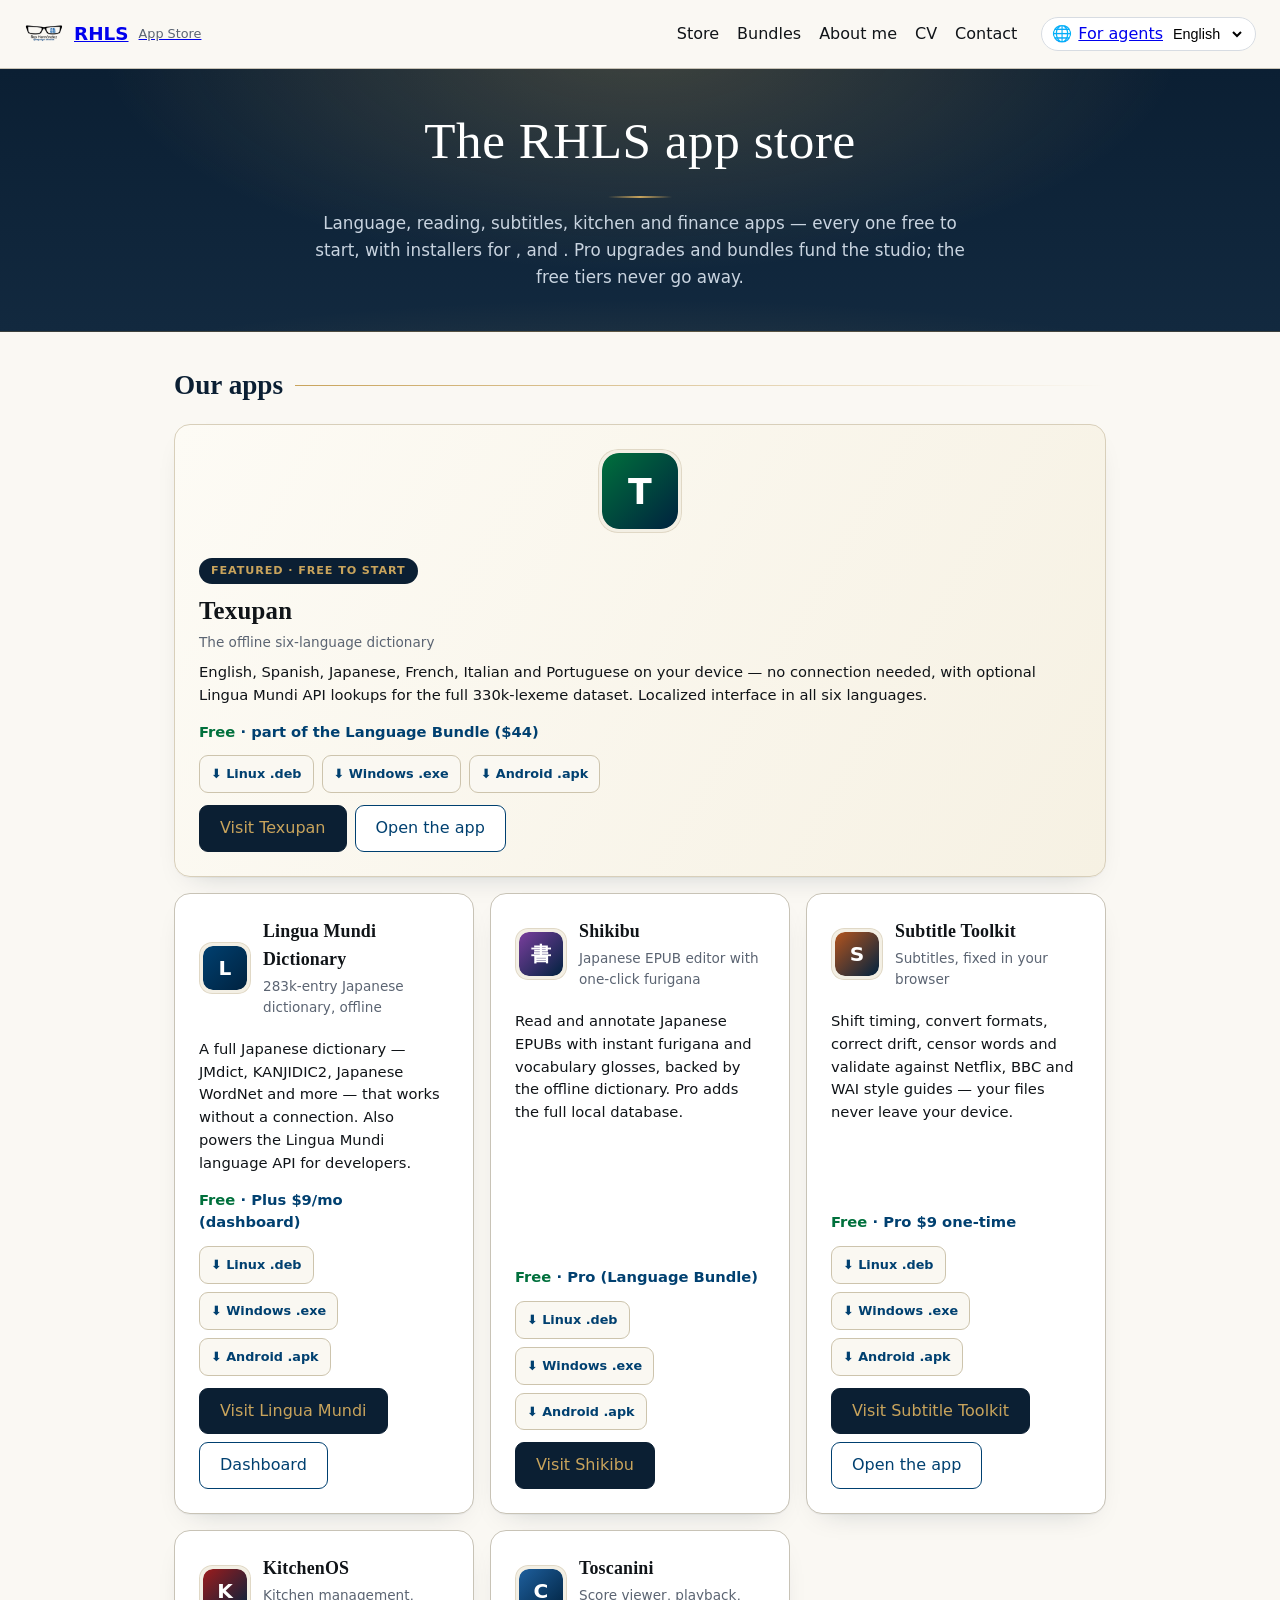
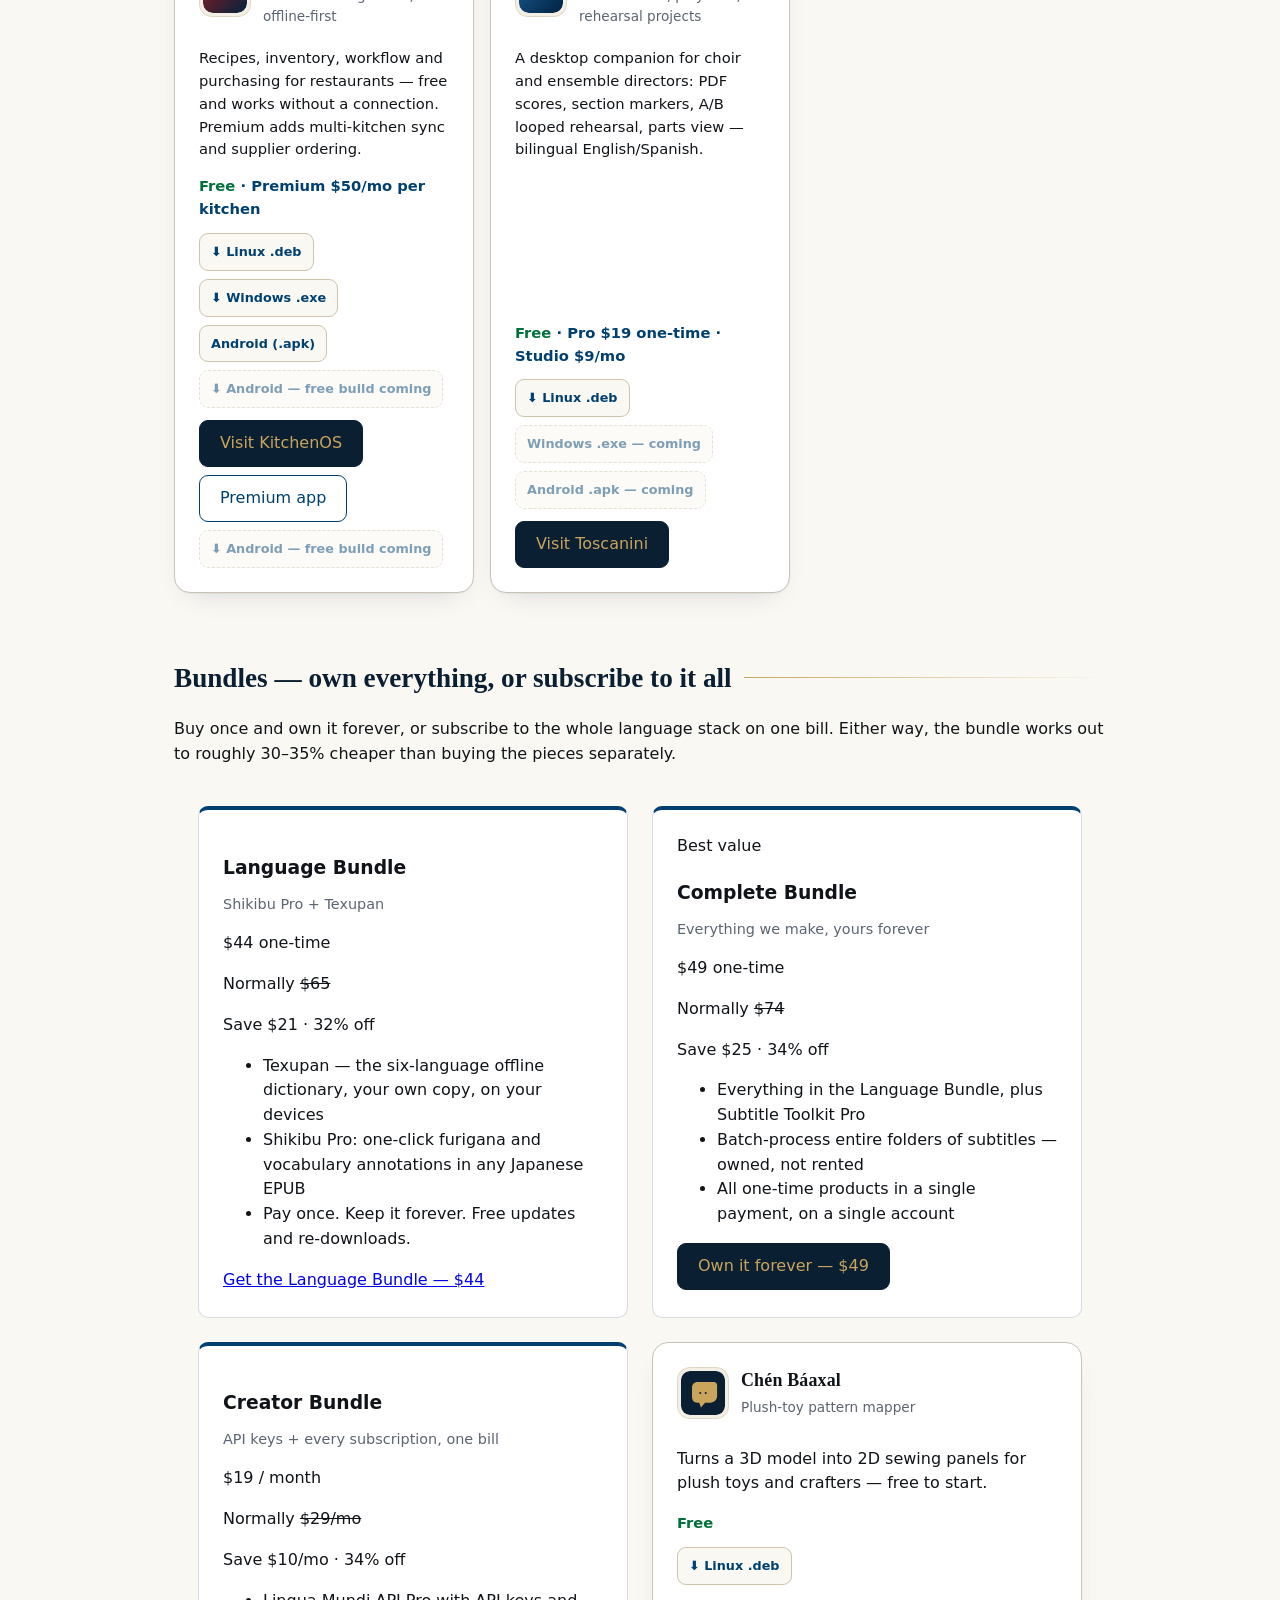
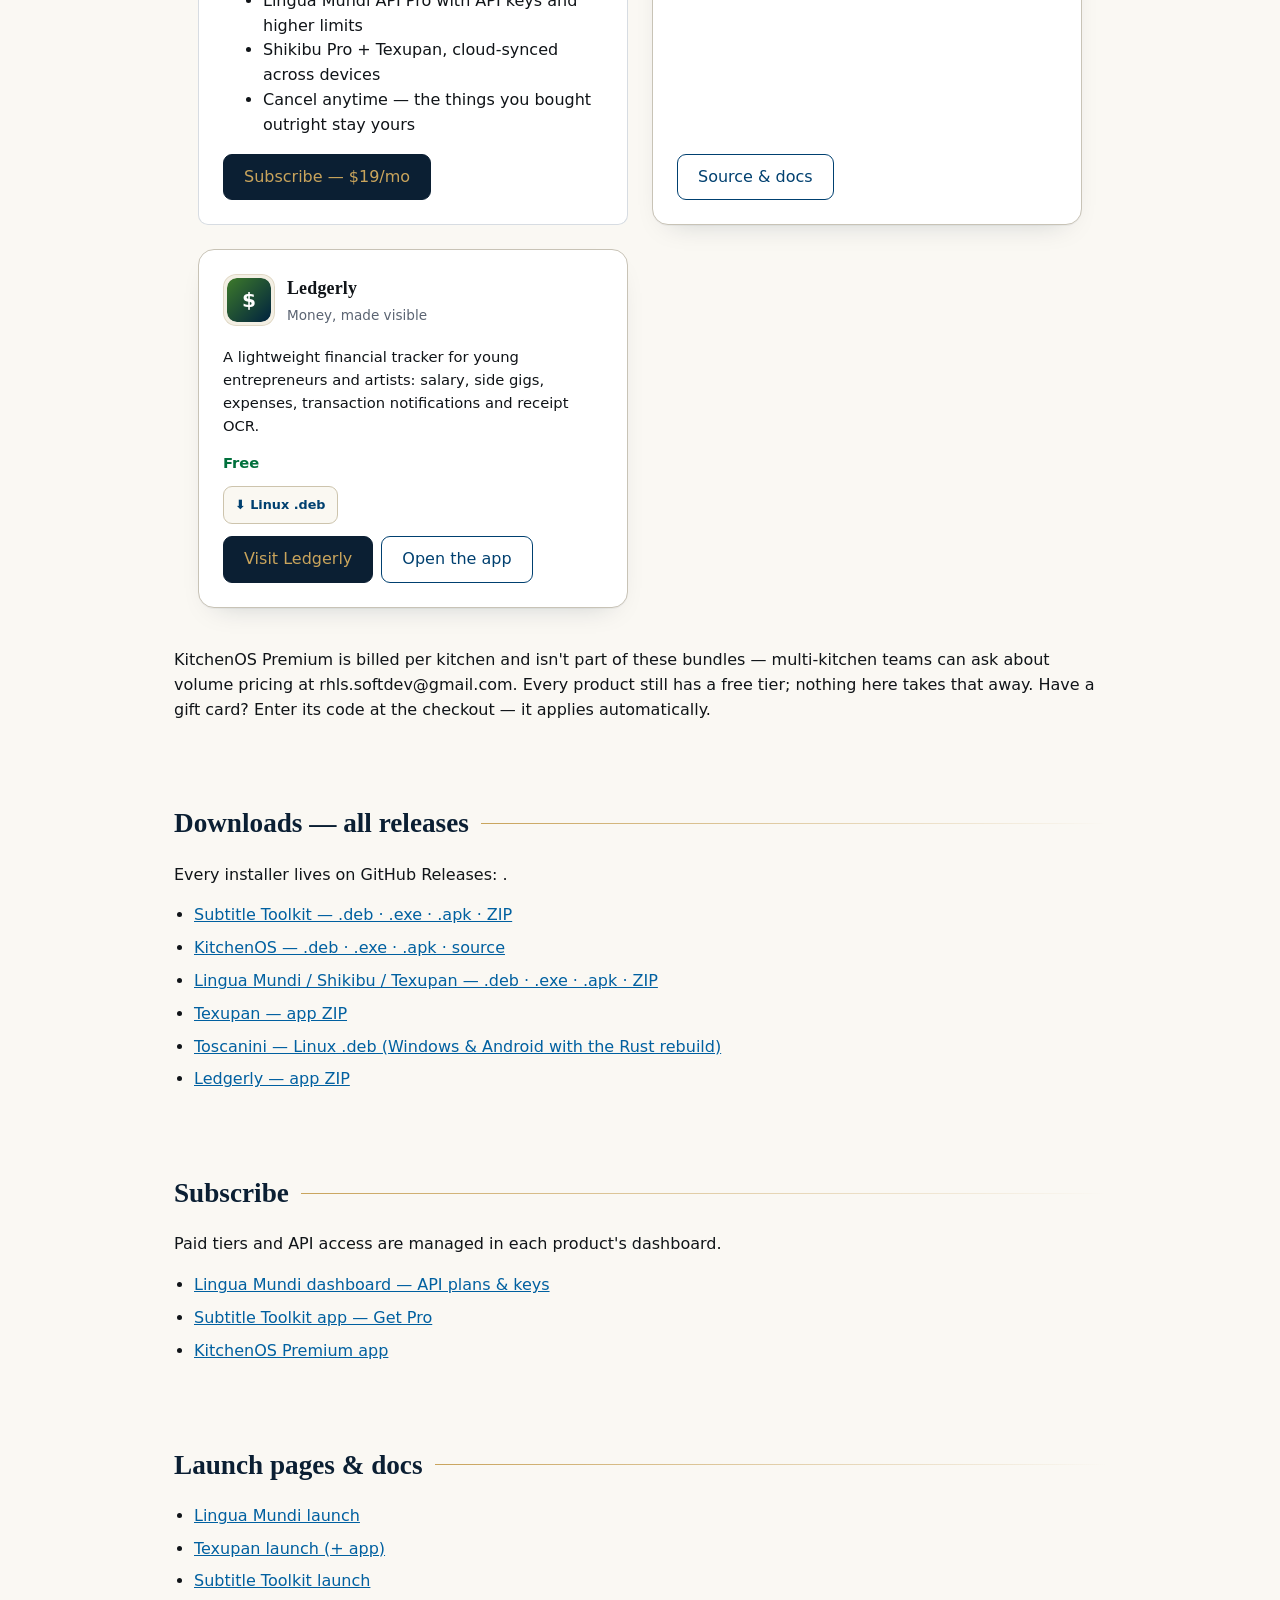
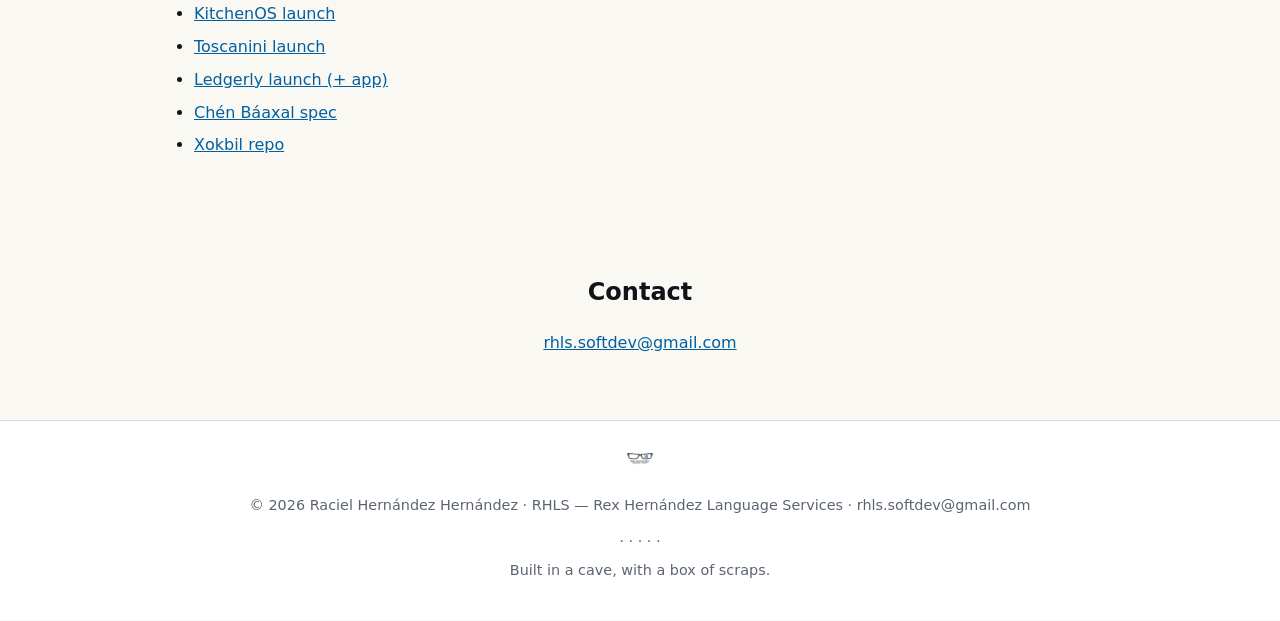
<file: index.html>
<!doctype html>
<html lang="en">
	<head>
		<meta charset="UTF-8" />
		<meta name="viewport" content="width=device-width, initial-scale=1.0" />
		<title data-i18n="hub.auto.index.8570">RHLS App Store — Rex Hernández Language Services · download for Linux, Windows &amp; Android</title>
		<meta
			name="description"
			content="The RHLS app store: Texupan (offline six-language dictionary), Shikibu (Japanese EPUB editor), Lingua Mundi Dictionary, Subtitle Toolkit, KitchenOS, Toscanini and Ledgerly. Every app free to start — Pro upgrades, bundles, and downloads with platform availability shown on each product."
		/>
		<link rel="icon" type="image/png" href="favicon.png" />
		<meta property="og:title" content="RHLS App Store — free apps for Linux, Windows &amp; Android" />
		<meta property="og:description" content="Texupan, Shikibu, Lingua Mundi Dictionary, Subtitle Toolkit, KitchenOS, Toscanini and Ledgerly — installers for every platform, free to start." />
		<meta property="og:type" content="website" />
		<meta property="og:url" content="https://rhls-softdev.github.io/" />
		<meta property="og:image" content="https://rhls-softdev.github.io/og-image.png" />
		<meta property="og:site_name" content="RHLS App Store" />
		<meta name="twitter:card" content="summary" />
		<meta name="twitter:title" content="RHLS App Store — free apps for Linux, Windows &amp; Android" />
		<meta name="twitter:description" content="Every app free to start. Linux .deb · Windows .exe · Android .apk." />
		<meta name="twitter:image" content="https://rhls-softdev.github.io/og-image.png" />
		<meta name="theme-color" content="#004070" />
		<link rel="canonical" href="https://rhls-softdev.github.io/" />
		<script type="application/ld+json">
		{
			"@context": "https://schema.org",
			"@type": "Organization",
			"name": "RHLS — Rex Hernández Language Services",
			"url": "https://rhls-softdev.github.io/",
			"logo": "https://rhls-softdev.github.io/rhls-logo.png",
			"email": "rhls.softdev@gmail.com",
			"brand": ["Texupan", "Lingua Mundi", "Shikibu", "Subtitle Toolkit", "KitchenOS", "Toscanini", "Ledgerly"]
		}
		</script>
		<link rel="stylesheet" href="styles.css" />
		<style>
			/* ---- App-store layout (on top of styles.css) ---- */
			.store-hero { text-align: center; padding: 32px 16px 8px; }
			/* ---- App-store layout (2026-09-01 redesign: the studio identity —
			     navy & brass, serif display, function-first) ---- */
			:root { --gold: #c9a45c; --gold-dim: #8a6f3c; --navy: #0b1f33; --navy-2: #12293f;
				--paper: #faf8f3; --card: #ffffff; --line: #c8c3b6; }
			.store-hero { position: relative; text-align: center; padding: 32px 20px 40px; color: #f4efe2;
				background:
					radial-gradient(900px 380px at 50% -10%, rgba(201,164,92,.28), transparent 60%),
					linear-gradient(180deg, var(--navy) 0%, var(--navy-2) 100%);
				border-bottom: 1px solid rgba(201,164,92,.25); overflow: hidden; }
			.store-hero::after { content: ""; position: absolute; inset: auto -10% -30% -10%; height: 60%;
				background: radial-gradient(ellipse 60% 100% at 50% 100%, rgba(201,164,92,.16), transparent 70%);
				pointer-events: none; }
			.store-hero h1 { font-family: Georgia, "Times New Roman", serif; font-size: clamp(2rem, 5vw, 3.2rem);
				font-weight: 500; letter-spacing: .01em; margin: 0 0 10px; color: #fff; }
			.store-hero h1::after { content: ""; display: block; width: 64px; height: 2px; margin: 16px auto 0;
				background: linear-gradient(90deg, transparent, var(--gold), transparent); }
			.store-hero p { color: #c9d4e0; max-width: 680px; margin: 12px auto 0; font-size: 1.05rem; line-height: 1.6; }
			.store-hero p strong { color: var(--gold); font-weight: 600; }
			.store-grid { display: grid; grid-template-columns: repeat(auto-fill, minmax(300px, 1fr)); gap: 16px; }
			.app-card { display: flex; flex-direction: column; background: var(--card); border: 1px solid var(--line);
				border-radius: 16px; padding: 24px; box-shadow: 0 1px 0 rgba(11,31,51,.04), 0 12px 28px -18px rgba(11,31,51,.25);
				transition: transform .14s ease, box-shadow .14s ease, border-color .14s ease; position: relative; }
			.app-card::before { content: ""; position: absolute; top: 0; left: 24px; right: 24px; height: 2px;
				background: linear-gradient(90deg, transparent, var(--gold), transparent); opacity: 0; transition: opacity .14s ease; }
			.app-card:hover { transform: translateY(-3px); border-color: #d8cfba;
				box-shadow: 0 2px 0 rgba(11,31,51,.05), 0 22px 44px -20px rgba(11,31,51,.35); }
			.app-card:hover::before { opacity: 1; }
			.app-card .app-head { display: flex; align-items: center; gap: 12px; margin-bottom: 12px; }
			.app-card .app-icon { width: 52px; height: 52px; border-radius: 13px; flex: none; background: #f3efe4;
				padding: 4px; box-shadow: inset 0 0 0 1px rgba(138,111,60,.18); }
			.app-card h3 { margin: 0; font-size: 1.12rem; font-family: Georgia, serif; font-weight: 600; letter-spacing: .01em; }
			.app-card .app-tag { margin: 2px 0 0; color: var(--muted, #5b6472); font-size: .85rem; }
			.app-card .app-desc { flex-grow: 1; margin: 8px 0 14px; font-size: .92rem; line-height: 1.55; color: var(--ink, #101418); }
			.app-price { font-weight: 700; color: var(--blue-800, #004070); font-size: .92rem; margin: 0 0 12px; }
			.app-price .free { color: #00703c; }
			.platforms { display: flex; flex-wrap: wrap; gap: 8px; margin-bottom: 12px; }
			.pbtn { display: inline-flex; align-items: center; gap: 4px; border: 1px solid #cdc4ad; border-radius: 9px;
				padding: 8px 11px; font-size: .8rem; font-weight: 600; color: var(--blue-800, #004070);
				background: #faf8f2; text-decoration: none; transition: transform .12s ease, box-shadow .12s ease, border-color .12s ease, background-color .12s ease, opacity .12s ease; }
			.pbtn:hover { background: var(--navy); color: var(--gold); border-color: var(--navy); }
			.pbtn.soon { opacity: .5; cursor: default; border-style: dashed; }
			.pbtn.soon:hover { background: #faf8f2; color: var(--blue-800, #004070); border-color: #cdc4ad; }
			.app-card .card-actions { margin-top: auto; display: flex; gap: 8px; flex-wrap: wrap; }
			.featured { grid-column: 1 / -1; display: flex; gap: 24px; align-items: center; padding: 24px;
				background: linear-gradient(120deg, #fdfbf5, #f6f1e3); border-color: #d8cfba; }
			.featured .app-icon { width: 84px; height: 84px; border-radius: 20px; }
			.featured h3 { font-size: 1.55rem; }
			.badge { display: inline-block; background: var(--navy); color: var(--gold); font-size: .7rem; font-weight: 700;
				letter-spacing: .08em; text-transform: uppercase; border-radius: 999px; padding: 4px 12px; margin-bottom: 8px; }
			.strip h2 { font-family: Georgia, serif; font-size: 1.7rem; font-weight: 600; color: var(--navy);
				display: flex; align-items: center; gap: 12px; margin: 0 0 18px; }
			.strip h2::after { content: ""; flex: 1; height: 1px; background: linear-gradient(90deg, var(--gold), transparent); }
			.topbar { position: sticky; top: 0; z-index: 20; backdrop-filter: blur(10px);
				background: rgba(250,248,243,.9); border-bottom: 1px solid var(--line); }
			.topbar nav a { position: relative; }
			.topbar nav a::after { content: ""; position: absolute; left: 0; right: 100%; bottom: -4px; height: 2px;
				background: var(--gold); transition: right .15s ease; }
			.topbar nav a:hover::after { right: 0; }
			.btn { border-radius: 9px; }
			.btn-primary { background: var(--navy); border-color: var(--navy); color: var(--gold); }
			.btn-primary:hover { background: #16334e; }
			.legal-links { text-align: center; color: var(--muted); font-size: .85rem; padding: 24px 16px 34px; }
			.legal-links a { color: var(--muted); text-decoration: underline; text-underline-offset: 3px; }
			.legal-links a:hover { color: var(--blue-800, #004070); }
			@media (max-width: 720px) {
				.featured { flex-direction: column; text-align: center; }
				.store-hero { padding: 32px 16px 30px; }
				.topbar { flex-wrap: wrap; gap: 8px; padding: 8px 14px; }
				.topbar nav { order: 3; width: 100%; margin-left: 0; justify-content: center; flex-wrap: wrap; gap: 12px; }
				.brand-sub { display: none; }
			}
		
.pbtn, .cta { font-weight: 700; }
@media (prefers-reduced-motion: reduce) { * { animation: none !important; transition: none !important; } }
:focus-visible { outline: 2px solid var(--accent, #3366cc); outline-offset: 2px; }
.pbtn, .cta { font-weight: 700; }</style>
	</head>
	<body>
		<header class="topbar">
			<a class="brand-lockup" href="index.html" aria-label="RHLS App Store — home">
				<img src="rhls-logo-sm.png" alt="RHLS logo" class="brand-logo" />
				<span data-i18n="hub.auto.index.c379" class="brand">RHLS</span>
				<span class="brand-sub" data-i18n="hub.brand.sub">App Store</span>
			</a>
			<nav>
				<a href="#store" data-i18n="hub.nav.store">Store</a>
				<a href="#bundles" data-i18n="hub.nav.bundles">Bundles</a>
				<a href="about.html" data-i18n="hub.nav.about">About me</a>
				<a href="cv.html" data-i18n="hub.nav.cv">CV</a>
				<a href="contact.html" data-i18n="hub.nav.contact">Contact</a>
			</nav>
			<div class="lang-bar">
				<label for="lang-select">🌐</label>
				<a class="nav-link" href="agents.html">For agents</a> <select id="lang-select" aria-label="Language">
					<option data-i18n="hub.auto.index.7846">English</option>
				</select>
			</div>
		</header>

		<section class="store-hero">
			<h1 data-i18n="hub.hero.title">The RHLS app store</h1>
			<p data-i18n="hub.hero.sub">Language, reading, subtitles, kitchen and finance apps — every one free to start, with installers for
				<strong data-i18n="hub.auto.index.ec03">Linux (.deb)</strong>, <strong data-i18n="hub.auto.index.87bb">Windows (.exe)</strong> and <strong data-i18n="hub.auto.index.c2f7">Android (.apk)</strong>.
				Pro upgrades and bundles fund the studio; the free tiers never go away.</p>
		</section>

		<main id="store" class="strip">
			<h2 data-i18n="hub.apps.title">Our apps</h2>
			<div class="store-grid">

				<article class="app-card featured" id="texupan">
					<img class="app-icon" src="icons/texupan.svg" alt="" width="84" height="84" />
					<div>
						<span data-i18n="hub.auto.index.54a6" class="badge">Featured · free to start</span>
						<h3 data-i18n="hub.app.texupan.name">Texupan</h3>
						<p class="app-tag" data-i18n="hub.app.texupan.tag">The offline six-language dictionary</p>
						<p data-i18n="hub.auto.index.4022" class="app-desc">English, Spanish, Japanese, French, Italian and Portuguese on your device —
							no connection needed, with optional Lingua Mundi API lookups for the full 330k-lexeme
							dataset. Localized interface in all six languages.</p>
						<p class="app-price"><span data-i18n="hub.auto.index.b24c" class="free">Free</span> · part of the Language Bundle ($44)</p>
						<div class="platforms">
							<a data-i18n="hub.auto.index.cf61" class="pbtn" href="https://github.com/RHLS-softdev/lingua-mundi-launch/releases/latest/download/Core6-Dictionary-0.1.0-linux-amd64.deb">⬇ Linux .deb</a>
							<a data-i18n="hub.auto.index.6d11" class="pbtn" href="https://github.com/RHLS-softdev/lingua-mundi-launch/releases/latest/download/Core6-Dictionary-0.1.0-win64.exe">⬇ Windows .exe</a>
							<a data-i18n="hub.auto.index.dc88" class="pbtn" href="https://github.com/RHLS-softdev/lingua-mundi-launch/releases/latest/download/Core6-0.1.0-android.apk">⬇ Android .apk</a>
						</div>
						<div class="card-actions">
							<a data-i18n="hub.auto.index.5613" class="btn btn-primary" href="https://rhls-softdev.github.io/texupan-launch/">Visit Texupan</a>
							<a data-i18n="hub.auto.index.0d5f" class="btn" href="https://rhls-softdev.github.io/texupan-launch/app/">Open the app</a>
						</div>
					</div>
				</article>

				<article class="app-card" id="lingua-mundi">
					<div class="app-head">
						<img class="app-icon" src="icons/lingua-mundi.svg" alt="" width="52" height="52" />
						<div><h3 data-i18n="hub.app.lingua.name">Lingua Mundi Dictionary</h3><p class="app-tag" data-i18n="hub.app.lingua.tag">283k-entry Japanese dictionary, offline</p></div>
					</div>
					<p data-i18n="hub.auto.index.c6d6" class="app-desc">A full Japanese dictionary — JMdict, KANJIDIC2, Japanese WordNet and more —
						that works without a connection. Also powers the Lingua Mundi language API for developers.</p>
					<p class="app-price"><span data-i18n="hub.auto.index.b24c" class="free">Free</span> · Plus $9/mo (dashboard)</p>
					<div class="platforms">
						<a data-i18n="hub.auto.index.cf61" class="pbtn" href="https://github.com/RHLS-softdev/lingua-mundi-launch/releases/latest/download/Lingua-Mundi-Dictionary-1.0.0-linux-amd64.deb">⬇ Linux .deb</a>
						<a data-i18n="hub.auto.index.6d11" class="pbtn" href="https://github.com/RHLS-softdev/lingua-mundi-launch/releases/latest/download/Lingua-Mundi-Dictionary-1.0.0-win64.exe">⬇ Windows .exe</a>
						<a data-i18n="hub.auto.index.dc88" class="pbtn" href="https://github.com/RHLS-softdev/lingua-mundi-launch/releases/latest/download/Lingua-Mundi-Dictionary-1.0.0-android.apk">⬇ Android .apk</a>
					</div>
					<div class="card-actions">
						<a data-i18n="hub.auto.index.5929" class="btn btn-primary" href="https://rhls-softdev.github.io/lingua-mundi-launch/">Visit Lingua Mundi</a>
						<a data-i18n="hub.auto.index.2938" class="btn" href="https://rhls-softdev.github.io/lingua-mundi-launch/dashboard/">Dashboard</a>
					</div>
				</article>

				<article class="app-card" id="shikibu">
					<div class="app-head">
						<img class="app-icon" src="icons/shikibu.svg" alt="" width="52" height="52" />
						<div><h3 data-i18n="hub.app.shikibu.name">Shikibu</h3><p class="app-tag" data-i18n="hub.app.shikibu.tag">Japanese EPUB editor with one-click furigana</p></div>
					</div>
					<p data-i18n="hub.auto.index.90fe" class="app-desc">Read and annotate Japanese EPUBs with instant furigana and vocabulary
						glosses, backed by the offline dictionary. Pro adds the full local database.</p>
					<p class="app-price"><span data-i18n="hub.auto.index.b24c" class="free">Free</span> · Pro (Language Bundle)</p>
					<div class="platforms">
						<a data-i18n="hub.auto.index.cf61" class="pbtn" href="https://github.com/RHLS-softdev/lingua-mundi-launch/releases/latest/download/Shikibu-1.0.0-linux-amd64.deb">⬇ Linux .deb</a>
						<a data-i18n="hub.auto.index.6d11" class="pbtn" href="https://github.com/RHLS-softdev/lingua-mundi-launch/releases/latest/download/Shikibu-1.0.0-win64.exe">⬇ Windows .exe</a>
						<a data-i18n="hub.auto.index.dc88" class="pbtn" href="https://github.com/RHLS-softdev/lingua-mundi-launch/releases/latest/download/Shikibu-1.0.0-android.apk">⬇ Android .apk</a>
					</div>
					<div class="card-actions">
						<a data-i18n="hub.auto.index.2526" class="btn btn-primary" href="https://rhls-softdev.github.io/lingua-mundi-launch/">Visit Shikibu</a>
					</div>
				</article>

				<article class="app-card" id="subtitle">
					<div class="app-head">
						<img class="app-icon" src="icons/subtitle-toolkit.svg" alt="" width="52" height="52" />
						<div><h3 data-i18n="hub.app.subtitle.name">Subtitle Toolkit</h3><p class="app-tag" data-i18n="hub.app.subtitle.tag">Subtitles, fixed in your browser</p></div>
					</div>
					<p data-i18n="hub.auto.index.d6b5" class="app-desc">Shift timing, convert formats, correct drift, censor words and validate
						against Netflix, BBC and WAI style guides — your files never leave your device.</p>
					<p class="app-price"><span data-i18n="hub.auto.index.b24c" class="free">Free</span> · Pro $9 one-time</p>
					<div class="platforms">
						<a data-i18n="hub.auto.index.cf61" class="pbtn" href="https://github.com/RHLS-softdev/subtitle-toolkit-launch/releases/latest/download/Subtitle-Toolkit-0.2.0-linux-amd64.deb">⬇ Linux .deb</a>
						<a data-i18n="hub.auto.index.6d11" class="pbtn" href="https://github.com/RHLS-softdev/subtitle-toolkit-launch/releases/latest/download/Subtitle-Toolkit-0.2.0-win64.exe">⬇ Windows .exe</a>
						<a data-i18n="hub.auto.index.dc88" class="pbtn" href="https://github.com/RHLS-softdev/subtitle-toolkit-launch/releases/latest/download/Subtitle-Toolkit-0.2.0-android.apk">⬇ Android .apk</a>
					</div>
					<div class="card-actions">
						<a data-i18n="hub.auto.index.28b5" class="btn btn-primary" href="https://rhls-softdev.github.io/subtitle-toolkit-launch/">Visit Subtitle Toolkit</a>
						<a data-i18n="hub.auto.index.0d5f" class="btn" href="https://rhls-softdev.github.io/subtitle-toolkit-launch/app/">Open the app</a>
					</div>
				</article>

				<article class="app-card" id="kitchen">
					<div class="app-head">
						<img class="app-icon" src="icons/kitchenos.svg" alt="" width="52" height="52" />
						<div><h3 data-i18n="hub.app.kitchen.name">KitchenOS</h3><p class="app-tag" data-i18n="hub.app.kitchen.tag">Kitchen management, offline-first</p></div>
					</div>
					<p data-i18n="hub.auto.index.a68b" class="app-desc">Recipes, inventory, workflow and purchasing for restaurants — free and
						works without a connection. Premium adds multi-kitchen sync and supplier ordering.</p>
					<p class="app-price"><span data-i18n="hub.auto.index.b24c" class="free">Free</span> · Premium $50/mo per kitchen</p>
					<div class="platforms">
						<a data-i18n="hub.auto.index.cf61" class="pbtn" href="https://github.com/RHLS-softdev/kitchenos-launch/releases/latest/download/KitchenOS-0.6.0-linux-amd64.deb">⬇ Linux .deb</a>
						<a data-i18n="hub.auto.index.6d11" class="pbtn" href="https://github.com/RHLS-softdev/kitchenos-launch/releases/latest/download/KitchenOS-0.6.0-win64.exe">⬇ Windows .exe</a>
						<a data-i18n="hub.auto.index.c2f7" class="pbtn" href="https://github.com/RHLS-softdev/kitchenos-launch/releases/latest/download/KitchenOS-0.6.0-android.apk">⬇ Android .apk</a>
						<a class="pbtn soon" aria-disabled="true">⬇ Android — free build coming</a>
					</div>
					<div class="card-actions">
						<a data-i18n="hub.auto.index.baaa" class="btn btn-primary" href="https://rhls-softdev.github.io/kitchenos-launch/">Visit KitchenOS</a>
						<a class="btn" href="https://rhls-softdev.github.io/kitchenos-launch/premium/">Premium app</a>
						<a class="pbtn soon" aria-disabled="true">⬇ Android — free build coming</a>
					</div>
				</article>

				<article class="app-card" id="choir">
					<div class="app-head">
						<img class="app-icon" src="icons/toscanini.svg" alt="" width="52" height="52" />
						<div><h3 data-i18n="hub.app.choir.name">Toscanini</h3><p class="app-tag" data-i18n="hub.app.choir.tag">Score viewer, playback, rehearsal projects</p></div>
					</div>
					<p data-i18n="hub.auto.index.95b2" class="app-desc">A desktop companion for choir and ensemble directors: PDF scores,
						section markers, A/B looped rehearsal, parts view — bilingual English/Spanish.</p>
					<p class="app-price"><span data-i18n="hub.auto.index.b24c" class="free">Free</span> · Pro $19 one-time · Studio $9/mo</p>
					<div class="platforms">
						<a data-i18n="hub.auto.index.cf61" class="pbtn" href="https://github.com/RHLS-softdev/toscanini-launch/releases/latest/download/choir-director_1.0.0_amd64.deb">⬇ Linux .deb</a>
						<span data-i18n="hub.auto.index.15f7" class="pbtn soon" title="Shipping with the Rust rebuild">Windows .exe — coming</span>
						<span data-i18n="hub.auto.index.5360" class="pbtn soon" title="Shipping with the Rust rebuild">Android .apk — coming</span>
					</div>
					<div class="card-actions">
						<a data-i18n="hub.auto.index.bce7" class="btn btn-primary" href="https://rhls-softdev.github.io/toscanini-launch/">Visit Toscanini</a>
					</div>
				</article>

			</div>
		</main>

		<section id="bundles" class="strip bundles">
			<h2 data-i18n="hub.bundles.title">Bundles — own everything, or subscribe to it all</h2>
			<p data-i18n="hub.auto.index.9691" class="bundles-intro">
				Buy once and own it forever, or subscribe to the whole language stack on one bill.
				Either way, the bundle works out to roughly 30–35% cheaper than buying the pieces separately.
			</p>
			<div class="products bundle-grid">
				<article class="card bundle-card">
					<h3 data-i18n="hub.auto.index.005d">Language Bundle</h3>
					<p data-i18n="hub.auto.index.714c" class="tag">Shikibu Pro + Texupan</p>
					<p class="bundle-price">$44 <span data-i18n="hub.auto.index.7711" class="period">one-time</span></p>
					<p class="bundle-worth">Normally <s>$65</s></p>
					<p data-i18n="hub.auto.index.b5fc" class="bundle-save">Save $21 · 32% off</p>
					<ul class="bundle-list">
						<li data-i18n="hub.auto.index.b883">Texupan — the six-language offline dictionary, your own copy, on your devices</li>
						<li data-i18n="hub.lz.index.a75f">Shikibu Pro: one-click furigana and vocabulary annotations in any Japanese EPUB</li>
						<li data-i18n="hub.lz.index.9a7c">Pay once. Keep it forever. Free updates and re-downloads.</li>
					</ul>
					<div class="card-actions">
						<a href="https://buy.stripe.com/5kQ4gz35J49i92W0ez6AM03" data-i18n="hub.lz.index.2b1f">Get the Language Bundle — $44</a>
					</div>
				</article>
				<article class="card bundle-card bundle-featured">
					<span data-i18n="hub.auto.index.0081" class="bundle-badge">Best value</span>
					<h3 data-i18n="hub.auto.index.9ef5">Complete Bundle</h3>
					<p data-i18n="hub.auto.index.4ef6" class="tag">Everything we make, yours forever</p>
					<p class="bundle-price">$49 <span data-i18n="hub.auto.index.7711" class="period">one-time</span></p>
					<p class="bundle-worth">Normally <s>$74</s></p>
					<p data-i18n="hub.auto.index.1c0b" class="bundle-save">Save $25 · 34% off</p>
					<ul class="bundle-list">
						<li data-i18n="hub.auto.index.5e2d">Everything in the Language Bundle, plus Subtitle Toolkit Pro</li>
						<li data-i18n="hub.auto.index.472a">Batch-process entire folders of subtitles — owned, not rented</li>
						<li data-i18n="hub.auto.index.29a7">All one-time products in a single payment, on a single account</li>
					</ul>
					<div class="card-actions">
						<a data-i18n="hub.auto.index.13d0" class="btn btn-primary bundle-cta" href="https://buy.stripe.com/3cI8wP9u70X64MGf9t6AM00" data-price-id="price_1UA08VHWfIhAnbX5WGSrPmQi">Own it forever — $49</a>
					</div>
				</article>
				<article class="card bundle-card">
					<h3 data-i18n="hub.auto.index.b3bf">Creator Bundle</h3>
					<p data-i18n="hub.auto.index.ea64" class="tag">API keys + every subscription, one bill</p>
					<p class="bundle-price">$19 <span data-i18n="hub.auto.index.fc2b" class="period">/ month</span></p>
					<p class="bundle-worth">Normally <s data-i18n="hub.auto.index.49c5">$29/mo</s></p>
					<p data-i18n="hub.auto.index.b02b" class="bundle-save">Save $10/mo · 34% off</p>
					<ul class="bundle-list">
						<li data-i18n="hub.auto.index.8843">Lingua Mundi API Pro with API keys and higher limits</li>
						<li data-i18n="hub.auto.index.4ad0">Shikibu Pro + Texupan, cloud-synced across devices</li>
						<li data-i18n="hub.auto.index.1b5f">Cancel anytime — the things you bought outright stay yours</li>
					</ul>
					<div class="card-actions">
						<a data-i18n="hub.auto.index.519e" class="btn btn-primary bundle-cta" href="https://buy.stripe.com/dRm4gz8q349i5QKaTd6AM01" data-price-id="price_1UA08WHWfIhAnbX5dlW0PNai">Subscribe — $19/mo</a>
					</div>
				</article>				<article class="app-card" id="chen-baaxal">
					<div class="app-head">
						<img class="app-icon" src="icons/chen-baaxal.svg" alt="" width="52" height="52" />
						<div><h3 data-i18n="hub.app.chenbaaxal.name">Chén Báaxal</h3><p class="app-tag" data-i18n="hub.app.chenbaaxal.tag">Plush-toy pattern mapper</p></div>
					</div>
					<p data-i18n="hub.app.chenbaaxal.desc">Turns a 3D model into 2D sewing panels for plush toys and crafters — free to start.</p>
					<p class="app-price"><span class="free">Free</span></p>
					<div class="platforms">
						<a class="pbtn" href="https://github.com/RHLS-softdev/chen-baaxal/releases/latest/download/ChenBaaxal_0.1.0_amd64.deb">⬇ Linux .deb</a>
					</div>
					<div class="card-actions">
						<a class="btn" href="https://github.com/RHLS-softdev/chen-baaxal">Source &amp; docs</a>
					</div>
				</article>

				<article class="app-card" id="ledgerly">
					<div class="app-head">
						<img class="app-icon" src="icons/ledgerly.svg" alt="" width="52" height="52" />
						<div><h3 data-i18n="hub.app.ledgerly.name">Ledgerly</h3><p class="app-tag" data-i18n="hub.app.ledgerly.tag">Money, made visible</p></div>
					</div>
					<p data-i18n="hub.auto.index.53d4" class="app-desc">A lightweight financial tracker for young entrepreneurs and artists:
						salary, side gigs, expenses, transaction notifications and receipt OCR.</p>
					<p class="app-price"><span data-i18n="hub.auto.index.b24c" class="free">Free</span></p>
					<div class="platforms"><a class="pbtn" href="https://github.com/RHLS-softdev/ledgerly-launch/releases/latest/download/Ledgerly_0.1.0_amd64.deb">⬇ Linux .deb</a></div>
					<div class="card-actions">
						<a data-i18n="hub.auto.index.7305" class="btn btn-primary" href="https://rhls-softdev.github.io/ledgerly-launch/">Visit Ledgerly</a>
						<a data-i18n="hub.auto.index.0d5f" class="btn" href="https://rhls-softdev.github.io/ledgerly-launch/app/">Open the app</a>
					</div>
				</article>

			</div>
			<p data-i18n="hub.auto.index.e6cf" class="bundle-note">
				KitchenOS Premium is billed per kitchen and isn't part of these bundles — multi-kitchen teams
				can ask about volume pricing at rhls.softdev@gmail.com. Every product still has a free tier;
				nothing here takes that away. Have a gift card? Enter its code at the checkout — it applies automatically.
			</p>
		</section>

		<section id="downloads" class="strip">
			<h2 data-i18n="hub.downloads.title">Downloads — all releases</h2>
			<p data-i18n="hub.lz.index.036a">Every installer lives on GitHub Releases: <strong data-i18n="hub.auto.index.3b59">Linux .deb · Windows .exe · Android .apk · ZIP</strong>.</p>
			<ul class="links">
				<li><a href="https://github.com/RHLS-softdev/subtitle-toolkit-launch/releases/latest" data-i18n="hub.lz.index.96b2">Subtitle Toolkit — .deb · .exe · .apk · ZIP</a></li>
				<li><a href="https://github.com/RHLS-softdev/kitchenos-launch/releases/latest" data-i18n="hub.lz.index.3fbb">KitchenOS — .deb · .exe · .apk · source</a></li>
				<li><a href="https://github.com/RHLS-softdev/lingua-mundi-launch/releases/latest" data-i18n="hub.lz.index.8256">Lingua Mundi / Shikibu / Texupan — .deb · .exe · .apk · ZIP</a></li>
				<li><a href="https://github.com/RHLS-softdev/texupan-launch/releases/latest" data-i18n="hub.lz.index.f112">Texupan — app ZIP</a></li>
				<li><a href="https://github.com/RHLS-softdev/toscanini-launch/releases/latest" data-i18n="hub.lz.index.0001">Toscanini — Linux .deb (Windows &amp; Android with the Rust rebuild)</a></li>
				<li><a href="https://github.com/RHLS-softdev/ledgerly-launch/releases/latest" data-i18n="hub.lz.index.da8c">Ledgerly — app ZIP</a></li>
			</ul>
		</section>

		<section id="services" class="strip">
			<h2 data-i18n="hub.services.title">Subscribe</h2>
			<p data-i18n="hub.lz.index.8a51">Paid tiers and API access are managed in each product's dashboard.</p>
			<ul class="links">
				<li><a href="https://rhls-softdev.github.io/lingua-mundi-launch/dashboard" data-i18n="hub.lz.index.dd9c">Lingua Mundi dashboard — API plans &amp; keys</a></li>
				<li><a href="https://rhls-softdev.github.io/subtitle-toolkit-launch/app/" data-i18n="hub.lz.index.132a">Subtitle Toolkit app — Get Pro</a></li>
				<li><a href="https://rhls-softdev.github.io/kitchenos-launch/premium/" data-i18n="hub.lz.index.c61d">KitchenOS Premium app</a></li>
			</ul>
		</section>

		<section id="sites" class="strip">
			<h2 data-i18n="hub.sites.title">Launch pages &amp; docs</h2>
			<ul class="links">
				<li><a href="https://rhls-softdev.github.io/lingua-mundi-launch/" data-i18n="hub.lz.index.d8ae">Lingua Mundi launch</a></li>
				<li><a href="https://rhls-softdev.github.io/texupan-launch/" data-i18n="hub.lz.index.3e19">Texupan launch (+ app)</a></li>
				<li><a href="https://rhls-softdev.github.io/subtitle-toolkit-launch/" data-i18n="hub.lz.index.baf2">Subtitle Toolkit launch</a></li>
				<li><a href="https://rhls-softdev.github.io/kitchenos-launch/" data-i18n="hub.lz.index.21a8">KitchenOS launch</a></li>
				<li><a href="https://rhls-softdev.github.io/toscanini-launch/" data-i18n="hub.lz.index.a29f">Toscanini launch</a></li>
				<li><a href="https://rhls-softdev.github.io/ledgerly-launch/" data-i18n="hub.lz.index.1f03">Ledgerly launch (+ app)</a></li>
				<li><a href="https://github.com/RHLS-softdev/chen-baaxal" data-i18n="hub.lz.index.d309">Chén Báaxal spec</a></li>
				<li><a href="https://github.com/RHLS-softdev/xokbil" data-i18n="hub.lz.index.380f">Xokbil repo</a></li>
			</ul>
		</section>

		<section id="contact" class="contact">
			<h2 data-i18n="hub.contact.title">Contact</h2>
			<p><a href="mailto:rhls.softdev@gmail.com" data-i18n="hub.lz.index.8900">rhls.softdev@gmail.com</a></p>
		</section>

		<footer>
			<img src="rhls-logo-sm.png" alt="RHLS" class="footer-logo" />
			<p data-i18n="hub.footer.legal">© 2026 Raciel Hernández Hernández · RHLS — Rex Hernández Language Services · rhls.softdev@gmail.com</p>
			<p data-i18n="hub.lz.index.dcf9"><a data-i18n="hub.auto.index.c5f2" href="privacy.html">Privacy</a> · <a data-i18n="hub.auto.index.6f1b" href="terms.html">Terms</a> · <a data-i18n="hub.auto.index.548c" href="refund.html">Refund policy</a> · <a data-i18n="hub.auto.index.6c5a" href="about.html">About me</a> · <a href="cv.html">CV</a> · <a data-i18n="hub.auto.index.bbaf" href="contact.html">Contact</a></p>
			<p class="tag" data-i18n="hub.flavour"></p>
		</footer>

		<script src="localize/i18n-site.js"></script>
		<script>
			// Big-9 in-place localization: the selector switches THIS page
			// (catalogs in localize/locales/), no redirects (2026-08-31).
			window.addEventListener("load", function () {
				var sel = document.getElementById("lang-select");
				sel.innerHTML = "";
				Object.keys(window.i18n.locales).forEach(function (tag) {
					var opt = document.createElement("option");
					opt.value = tag;
					opt.textContent = window.i18n.locales[tag].name;
					sel.appendChild(opt);
				});
				sel.addEventListener("change", function () {
					window.i18n.switchTo(sel.value);
				});
				window.i18n.init({
					onReady: function (locale) {
						document.title = window.i18n.t("hub.meta.title");
						sel.value = locale;
					}
				});
			});
		</script>
	<div role="status" aria-live="polite" class="edna-live" style="position:absolute;width:1px;height:1px;overflow:hidden;clip:rect(0 0 0 0);"></div>
</body>
</html>
</file>
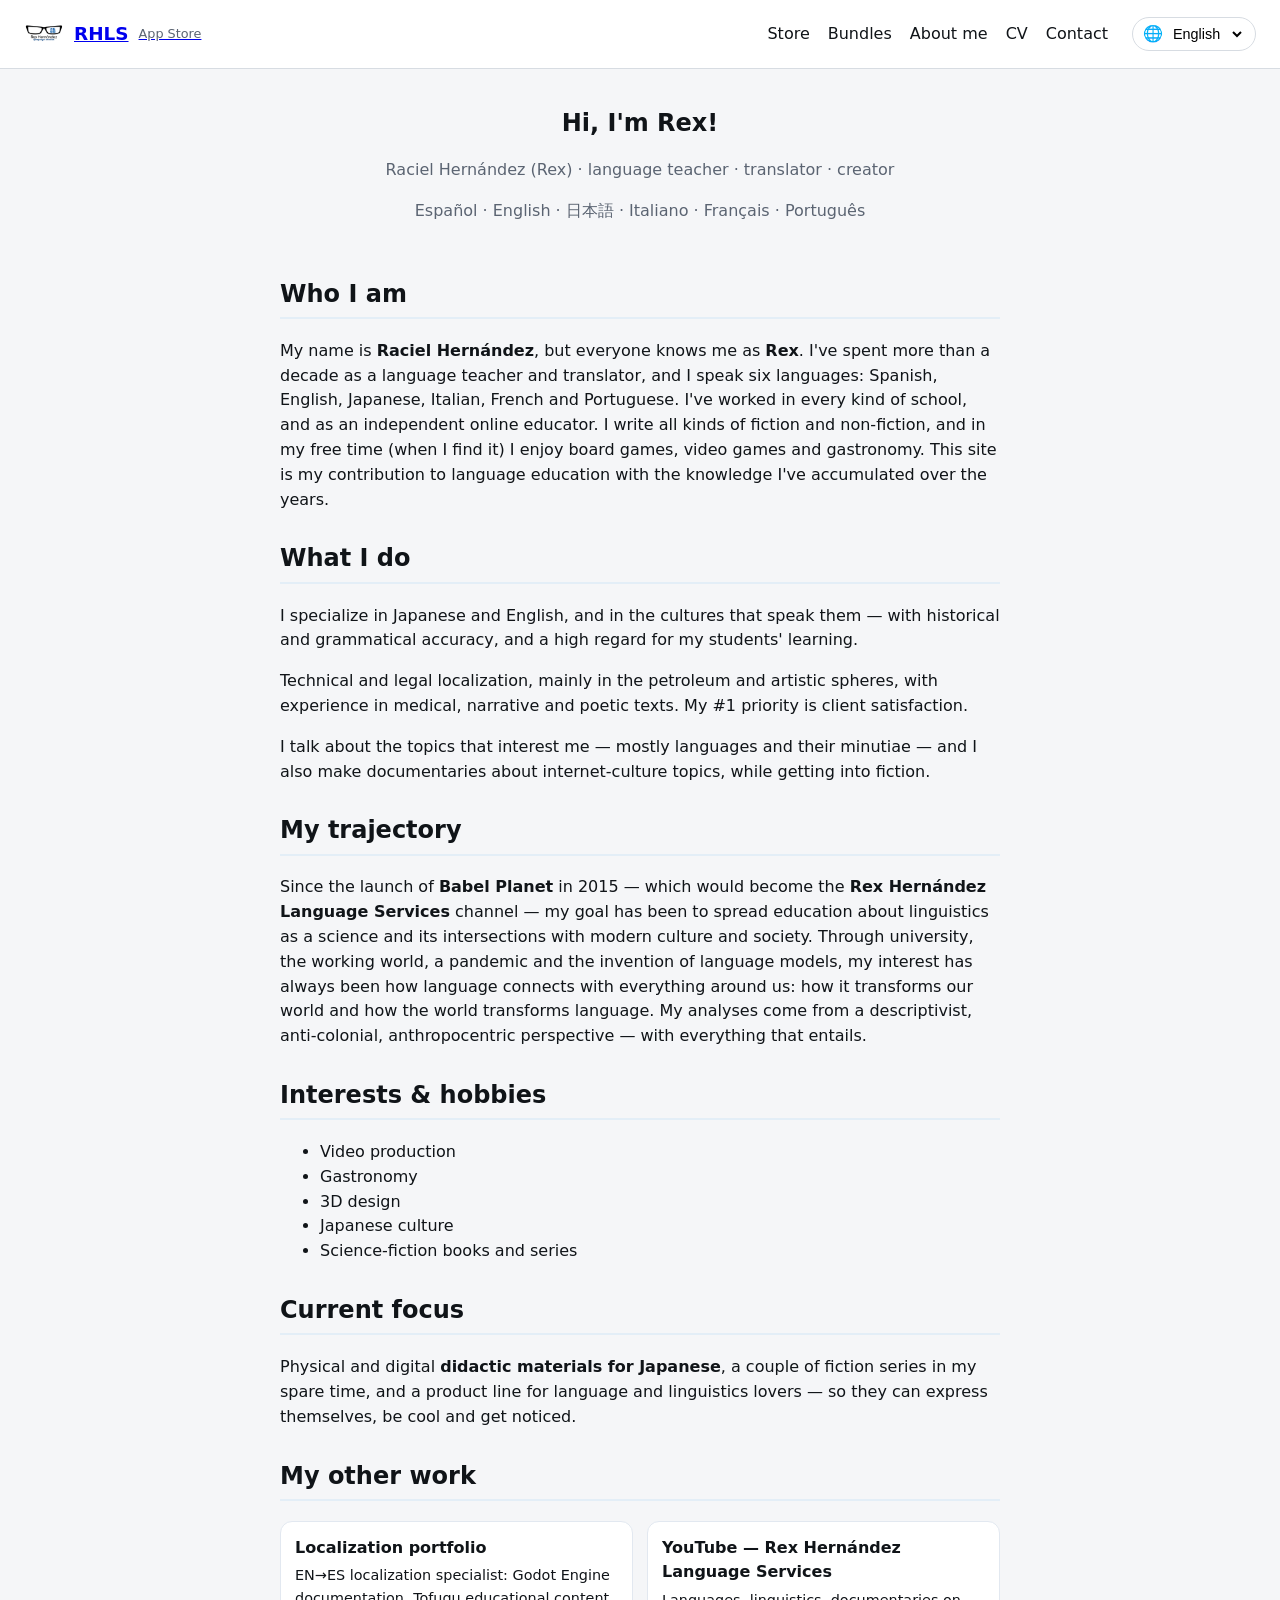
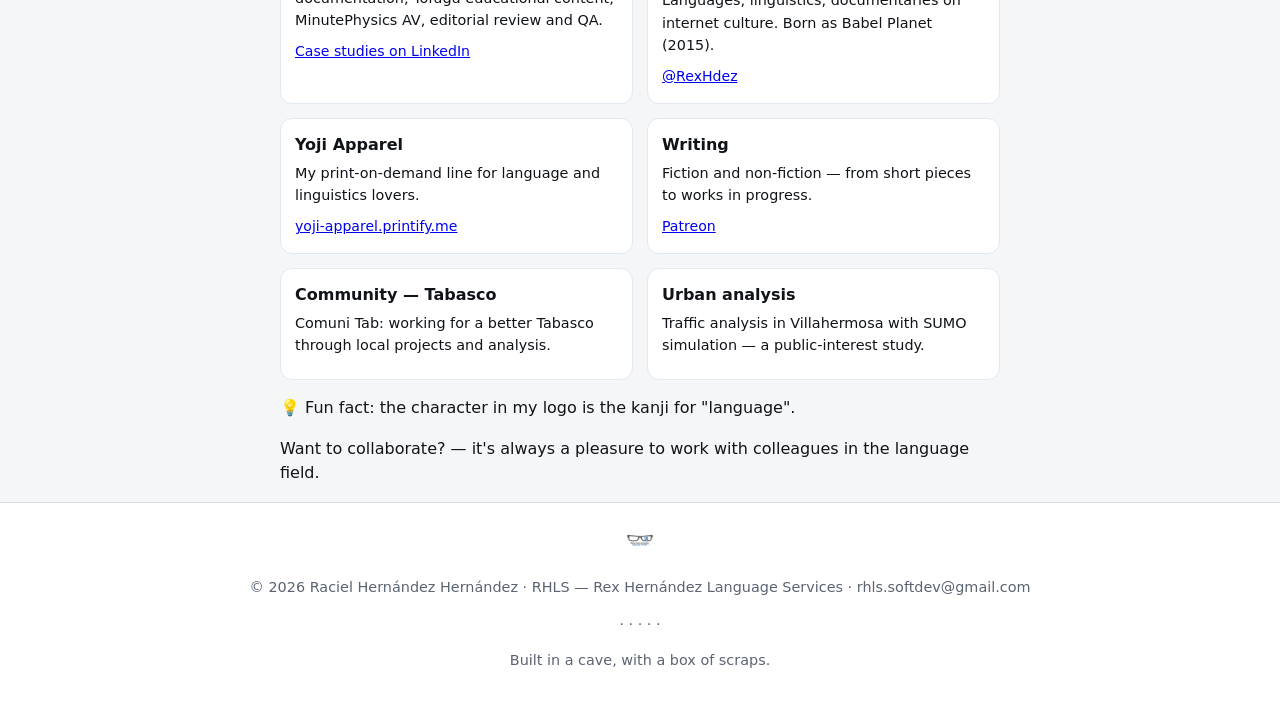
<file: about.html>
<!doctype html>
<html lang="en">
	<head>
		<meta charset="UTF-8" />
		<meta name="viewport" content="width=device-width, initial-scale=1.0" />
		<title data-i18n="hub.auto.about.151f">About me — Rex Hernández · teacher, translator, creator (RHLS App Store)</title>
		<meta name="description" content="Raciel Hernández (Rex): language teacher and translator with over a decade of experience, six languages, technical and literary localization, and a YouTube channel that started as Babel Planet in 2015." />
		<link rel="icon" type="image/png" href="favicon.png" />
		<meta property="og:title" content="About me — Rex Hernández" />
		<meta property="og:type" content="profile" />
		<meta property="og:url" content="https://rhls-softdev.github.io/about.html" />
		<meta property="og:site_name" content="RHLS App Store" />
		<meta name="theme-color" content="#004070" />
		<link rel="canonical" href="https://rhls-softdev.github.io/about.html" />
		<link rel="stylesheet" href="styles.css" />
		<style>
			.profile-hero { text-align: center; padding: 36px 16px 8px; }
			.profile-hero h1 { margin: 0 0 4px; }
			.profile-hero .sub { color: var(--muted, #5b6472); }
			.bio { max-width: 720px; margin: 0 auto; }
			.bio h2 { border-bottom: 2px solid var(--blue-100, #e3eef7); padding-bottom: 4px; margin-top: 28px; }
			.bio .fun { background: var(--blue-100, #e3eef7); border-radius: 10px; padding: 10px 14px; color: var(--blue-800, #004070); }
			.work-grid { display: grid; grid-template-columns: repeat(auto-fill, minmax(240px, 1fr)); gap: 14px; }
			.work-card { border: 1px solid #e2e8f0; border-radius: 12px; padding: 14px; background: #fff; }
			.work-card h3 { margin: 0 0 4px; font-size: 1rem; }
			.work-card p { margin: 0 0 8px; font-size: .9rem; color: var(--ink, #101418); }
			.work-card a { font-size: .88rem; }
		</style>
	</head>
	<body>
		<header class="topbar">
			<a class="brand-lockup" href="index.html" aria-label="RHLS App Store — home">
				<img src="rhls-logo-sm.png" alt="RHLS logo" class="brand-logo" />
				<span data-i18n="hub.auto.about.c379" class="brand">RHLS</span>
				<span class="brand-sub" data-i18n="hub.brand.sub">App Store</span>
			</a>
			<nav>
				<a data-i18n="hub.auto.about.fdb0" href="index.html#store">Store</a>
				<a data-i18n="hub.auto.about.64dc" href="index.html#bundles">Bundles</a>
				<a data-i18n="hub.auto.about.6c5a" href="about.html">About me</a>
				<a href="cv.html">CV</a>
				<a data-i18n="hub.auto.about.bbaf" href="contact.html">Contact</a>
			</nav>
			<div class="lang-bar">
				<label for="lang-select">🌐</label>
				<select id="lang-select" aria-label="Language"><option>English</option></select>
			</div>
		</header>

		<section class="profile-hero">
			<h1 data-i18n="hub.auto.about.d31d">Hi, I&#39;m Rex!</h1>
			<p data-i18n="hub.auto.about.0604" class="sub">Raciel Hernández (Rex) · language teacher · translator · creator</p>
			<p data-i18n="hub.auto.about.6b32" class="sub">Español · English · 日本語 · Italiano · Français · Português</p>
		</section>

		<main class="bio">
			<h2 data-i18n="hub.auto.about.f394">Who I am</h2>
			<p data-i18n-html="hub.lz.about.intro">My name is <strong>Raciel Hernández</strong>, but everyone knows me as <strong>Rex</strong>. I've spent more than a decade as a language teacher and translator, and I speak six languages: Spanish, English, Japanese, Italian, French and Portuguese. I've worked in every kind of school, and as an independent online educator. I write all kinds of fiction and non-fiction, and in my free time (when I find it) I enjoy board games, video games and gastronomy. This site is my contribution to language education with the knowledge I've accumulated over the years.</p>

			<h2 data-i18n="hub.auto.about.8187">What I do</h2>
			<p data-i18n-html="hub.lz.about.educator">Educator. I specialize in Japanese and English, and in the cultures that speak them — with historical and grammatical accuracy, and a high regard for my students' learning.</p>
			<p data-i18n-html="hub.lz.about.translator">Translator. Technical and legal localization, mainly in the petroleum and artistic spheres, with experience in medical, narrative and poetic texts. My #1 priority is client satisfaction.</p>
			<p data-i18n-html="hub.lz.about.creator">Creator. I talk about the topics that interest me — mostly languages and their minutiae — and I also make documentaries about internet-culture topics, while getting into fiction.</p>

			<h2 data-i18n="hub.auto.about.ced7">My trajectory</h2>
			<p>Since the launch of <strong data-i18n="hub.auto.about.8db1">Babel Planet</strong> in 2015 — which would become the <strong data-i18n="hub.auto.about.ec9c">Rex
				Hernández Language Services</strong> channel — my goal has been to spread education about linguistics
				as a science and its intersections with modern culture and society. Through university, the working
				world, a pandemic and the invention of language models, my interest has always been how language
				connects with everything around us: how it transforms our world and how the world transforms language.
				My analyses come from a descriptivist, anti-colonial, anthropocentric perspective — with everything
				that entails.</p>

			<h2 data-i18n="hub.auto.about.a45a">Interests &amp; hobbies</h2>
			<ul>
				<li data-i18n="hub.auto.about.f845">Video production</li>
				<li data-i18n="hub.lz.about.bbde">Gastronomy</li>
				<li data-i18n="hub.lz.about.4c43">3D design</li>
				<li data-i18n="hub.lz.about.11fc">Japanese culture</li>
				<li data-i18n="hub.lz.about.e89f">Science-fiction books and series</li>
			</ul>

			<h2 data-i18n="hub.lz.about.210a">Current focus</h2>
			<p>Physical and digital <strong data-i18n="hub.auto.about.7b93">didactic materials for Japanese</strong>, a couple of fiction series in my
				spare time, and a product line for language and linguistics lovers — so they can express themselves,
				be cool and get noticed.</p>

			<h2 data-i18n="hub.lz.about.44d1">My other work</h2>
			<div class="work-grid">
				<div class="work-card">
					<h3 data-i18n="hub.lz.about.00fa">Localization portfolio</h3>
					<p data-i18n="hub.lz.about.0910">EN→ES localization specialist: Godot Engine documentation, Tofugu educational content,
						MinutePhysics AV, editorial review and QA.</p>
					<a href="https://www.linkedin.com/in/rexhernandez" data-i18n="hub.lz.about.84bf">Case studies on LinkedIn</a>
				</div>
				<div class="work-card">
					<h3 data-i18n="hub.lz.about.9f7f">YouTube — Rex Hernández Language Services</h3>
					<p data-i18n="hub.lz.about.2d1d">Languages, linguistics, documentaries on internet culture. Born as Babel Planet (2015).</p>
					<a href="https://x.com/RexHdez" data-i18n="hub.lz.about.415c">@RexHdez</a>
				</div>
				<div class="work-card">
					<h3 data-i18n="hub.lz.about.8c13">Yoji Apparel</h3>
					<p data-i18n="hub.lz.about.d4ff">My print-on-demand line for language and linguistics lovers.</p>
					<a href="https://yoji-apparel.printify.me" data-i18n="hub.lz.about.2d0c">yoji-apparel.printify.me</a>
				</div>
				<div class="work-card">
					<h3 data-i18n="hub.lz.about.af96">Writing</h3>
					<p data-i18n="hub.lz.about.96dd">Fiction and non-fiction — from short pieces to works in progress.</p>
					<a href="https://www.patreon.com/c/bycloud" data-i18n="hub.lz.about.54f3">Patreon</a>
				</div>
				<div class="work-card">
					<h3 data-i18n="hub.lz.about.6258">Community — Tabasco</h3>
					<p data-i18n="hub.lz.about.e63f">Comuni Tab: working for a better Tabasco through local projects and analysis.</p>
				</div>
				<div class="work-card">
					<h3 data-i18n="hub.lz.about.9f21">Urban analysis</h3>
					<p data-i18n="hub.lz.about.0af1">Villahermosa traffic analysis with SUMO simulation — a public-interest study.</p>
				</div>
			</div>

			<p data-i18n="hub.lz.about.f916">💡 Fun fact: the character <strong>語</strong> in my logo is the kanji for
				"language".</p>

			<p data-i18n="hub.lz.about.cd0c">Want to collaborate? <a data-i18n="hub.auto.about.1305" href="contact.html">Let's talk</a> — it's always a pleasure to work with
				colleagues in the language field.</p>
		</main>

		<footer>
			<img src="rhls-logo-sm.png" alt="RHLS" class="footer-logo" />
			<p data-i18n="hub.auto.about.0ed9">© 2026 Raciel Hernández Hernández · RHLS — Rex Hernández Language Services · rhls.softdev@gmail.com</p>
			<p data-i18n="hub.lz.about.dcf9"><a data-i18n="hub.auto.about.c5f2" href="privacy.html">Privacy</a> · <a data-i18n="hub.auto.about.6f1b" href="terms.html">Terms</a> · <a data-i18n="hub.auto.about.548c" href="refund.html">Refund policy</a> · <a data-i18n="hub.auto.about.6c5a" href="about.html">About me</a> · <a href="cv.html">CV</a> · <a data-i18n="hub.auto.about.bbaf" href="contact.html">Contact</a></p>
			<p data-i18n="hub.lz.about.6152">Built in a cave, with a box of scraps.</p>
		</footer>
	
		<script src="localize/i18n-site.js"></script>
		<script>
			window.addEventListener("load", function () {
				var sel = document.getElementById("lang-select");
				sel.innerHTML = "";
				Object.keys(window.i18n.locales).forEach(function (tag) {
					var opt = document.createElement("option");
					opt.value = tag;
					opt.textContent = window.i18n.locales[tag].name;
					sel.appendChild(opt);
				});
				sel.addEventListener("change", function () { window.i18n.switchTo(sel.value); });
				window.i18n.init({ onReady: function (locale) {
					document.title = window.i18n.t("hub.meta.title.about") || document.title; } });
			});
		</script>
	</body>
</html>
</file>
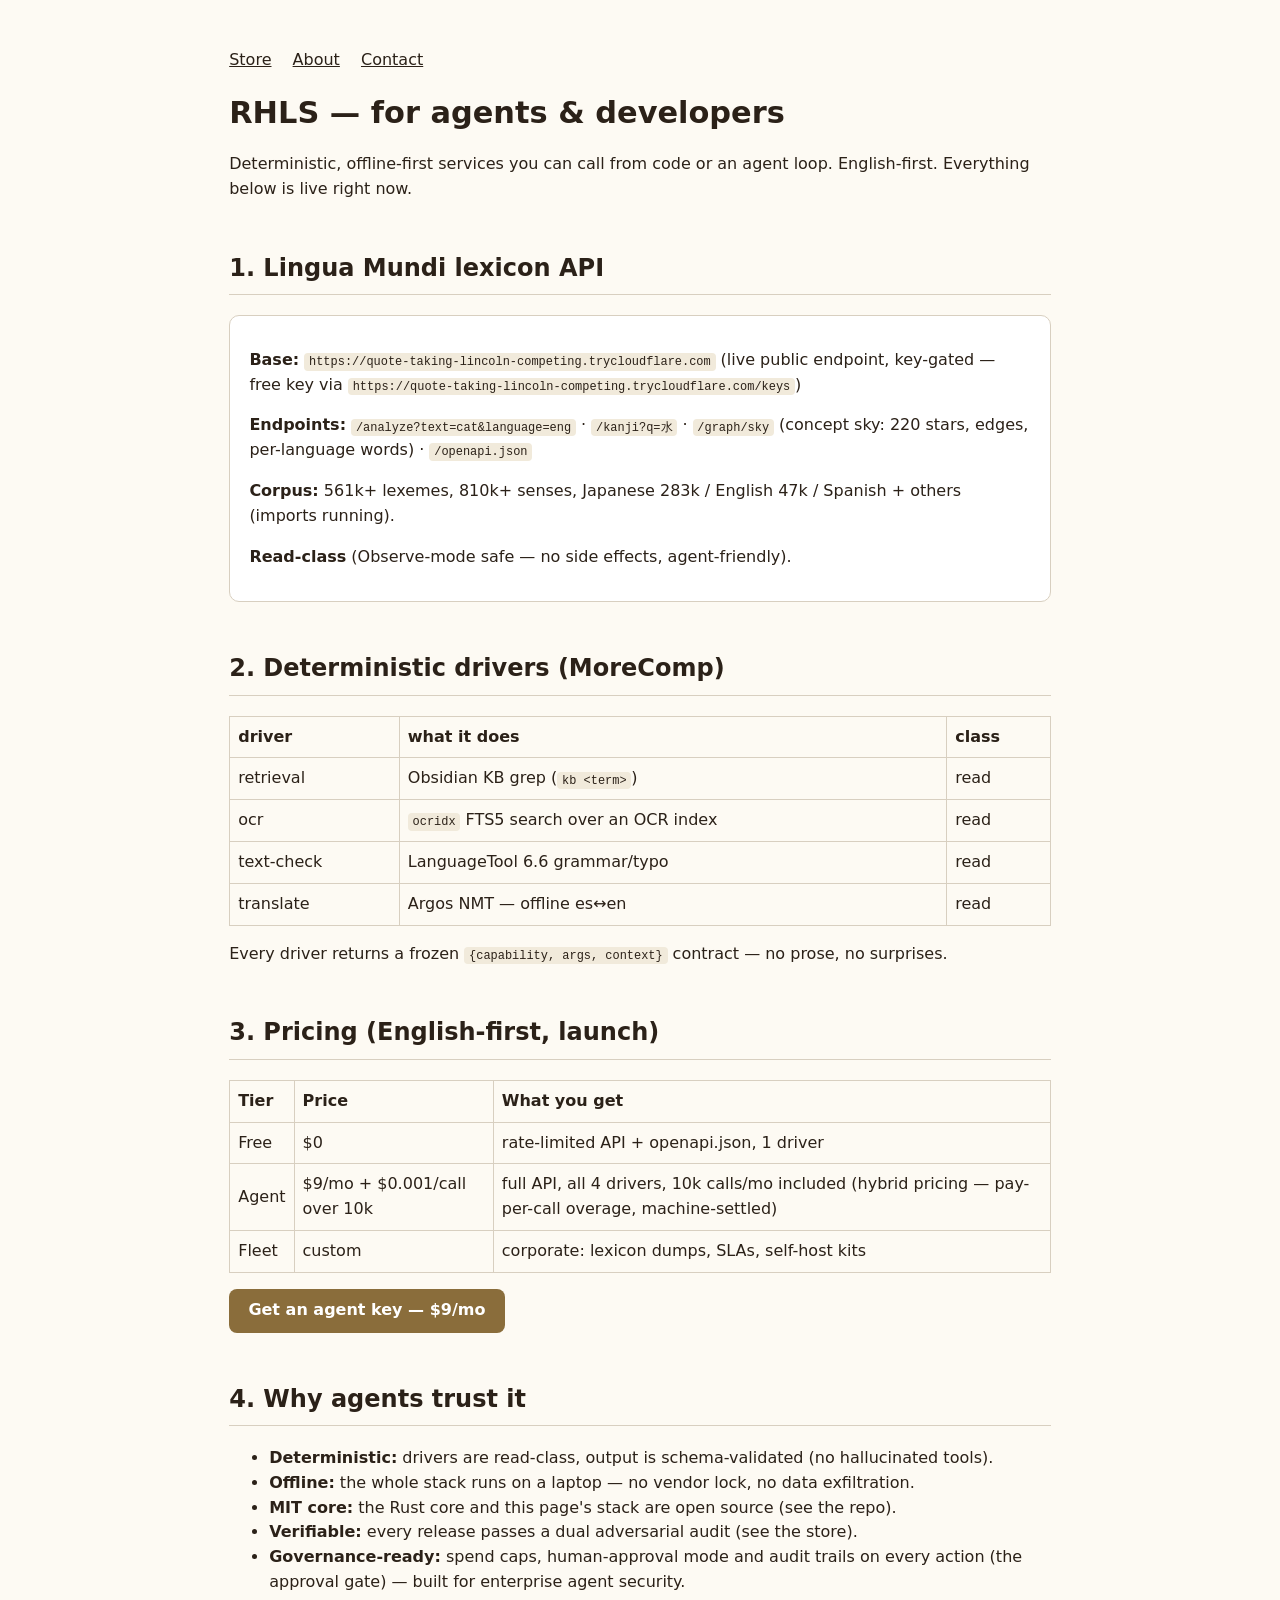
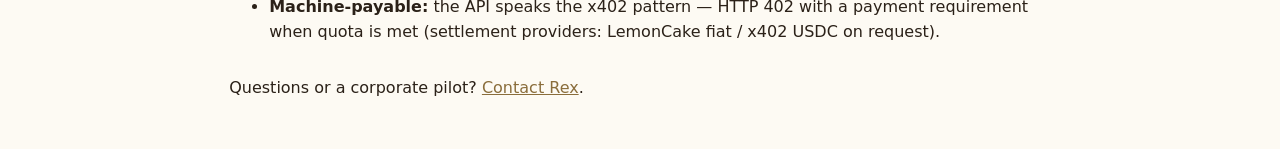
<file: agents.html>
<!DOCTYPE html>
<html lang="en">
<head>
<meta charset="utf-8"><meta name="viewport" content="width=device-width, initial-scale=1">
<title>RHLS — for agents & developers</title>
<meta name="description" content="Callable APIs and deterministic drivers from Rex Hernández Language Services: Lingua Mundi lexicon API, offline OCR, grammar, translation. English-first, MIT core, $0 to start.">
<style>
:root{--ink:#2b2118;--paper:#fdfaf3;--card:#fff;--accent:#8a6d3b;--line:#d8cfc0}
*{box-sizing:border-box}body{font-family:system-ui,sans-serif;background:var(--paper);color:var(--ink);margin:0;line-height:1.55}
.wrap{max-width:860px;margin:0 auto;padding:2rem 1.2rem}
h1{font-size:1.9rem;margin:.2em 0}h2{margin-top:2em;border-bottom:1px solid var(--line);padding-bottom:.3em}
code{background:#f1eadb;padding:.15em .4em;border-radius:4px;font-size:.92em}
.card{background:var(--card);border:1px solid var(--line);border-radius:10px;padding:1rem 1.2rem;margin:.8rem 0}
table{width:100%;border-collapse:collapse;margin:.8rem 0}td,th{border:1px solid var(--line);padding:.5em;text-align:left}
.btn{display:inline-block;background:var(--accent);color:#fff;padding:.6em 1.2em;border-radius:8px;text-decoration:none;font-weight:700}
a{color:var(--accent)}.nav a{margin-right:1em;color:var(--ink)}
</style></head>
<body><div class="wrap">
<p class="nav"><a href="index.html">Store</a> <a href="about.html">About</a> <a href="contact.html">Contact</a></p>
<h1>RHLS — for agents &amp; developers</h1>
<p>Deterministic, offline-first services you can call from code or an agent loop.
English-first. Everything below is live right now.</p>

<h2>1. Lingua Mundi lexicon API</h2>
<div class="card">
<p><b>Base:</b> <code>https://quote-taking-lincoln-competing.trycloudflare.com</code> (live public endpoint, key-gated — free key via <code>https://quote-taking-lincoln-competing.trycloudflare.com/keys</code>)</p>
<p><b>Endpoints:</b> <code>/analyze?text=cat&amp;language=eng</code> · <code>/kanji?q=水</code> ·
<code>/graph/sky</code> (concept sky: 220 stars, edges, per-language words) · <code>/openapi.json</code></p>
<p><b>Corpus:</b> 561k+ lexemes, 810k+ senses, Japanese 283k / English 47k / Spanish + others (imports running).</p>
<p><b>Read-class</b> (Observe-mode safe — no side effects, agent-friendly).</p>
</div>

<h2>2. Deterministic drivers (MoreComp)</h2>
<table><tr><th>driver</th><th>what it does</th><th>class</th></tr>
<tr><td>retrieval</td><td>Obsidian KB grep (<code>kb &lt;term&gt;</code>)</td><td>read</td></tr>
<tr><td>ocr</td><td><code>ocridx</code> FTS5 search over an OCR index</td><td>read</td></tr>
<tr><td>text-check</td><td>LanguageTool 6.6 grammar/typo</td><td>read</td></tr>
<tr><td>translate</td><td>Argos NMT — offline es↔en</td><td>read</td></tr></table>
<p>Every driver returns a frozen <code>{capability, args, context}</code> contract — no prose, no surprises.</p>

<h2>3. Pricing (English-first, launch)</h2>
<table><tr><th>Tier</th><th>Price</th><th>What you get</th></tr>
<tr><td>Free</td><td>$0</td><td>rate-limited API + openapi.json, 1 driver</td></tr>
<tr><td>Agent</td><td>$9/mo + $0.001/call over 10k</td><td>full API, all 4 drivers, 10k calls/mo included (hybrid pricing — pay-per-call overage, machine-settled)</td></tr>
<tr><td>Fleet</td><td>custom</td><td>corporate: lexicon dumps, SLAs, self-host kits</td></tr></table>
<p><a class="btn" href="https://buy.stripe.com/3cI8wP9u70X64MGf9t6AM00">Get an agent key — $9/mo</a></p>

<h2>4. Why agents trust it</h2>
<ul>
<li><b>Deterministic:</b> drivers are read-class, output is schema-validated (no hallucinated tools).</li>
<li><b>Offline:</b> the whole stack runs on a laptop — no vendor lock, no data exfiltration.</li>
<li><b>MIT core:</b> the Rust core and this page's stack are open source (see the repo).</li>
<li><b>Verifiable:</b> every release passes a dual adversarial audit (see the store).</li>
<li><b>Governance-ready:</b> spend caps, human-approval mode and audit trails on every action (the approval gate) — built for enterprise agent security.</li>
<li><b>Machine-payable:</b> the API speaks the x402 pattern — HTTP 402 with a payment requirement when quota is met (settlement providers: LemonCake fiat / x402 USDC on request).</li>
</ul>
<p style="margin-top:2em">Questions or a corporate pilot? <a href="contact.html">Contact Rex</a>.</p>
</div></body></html>
</file>
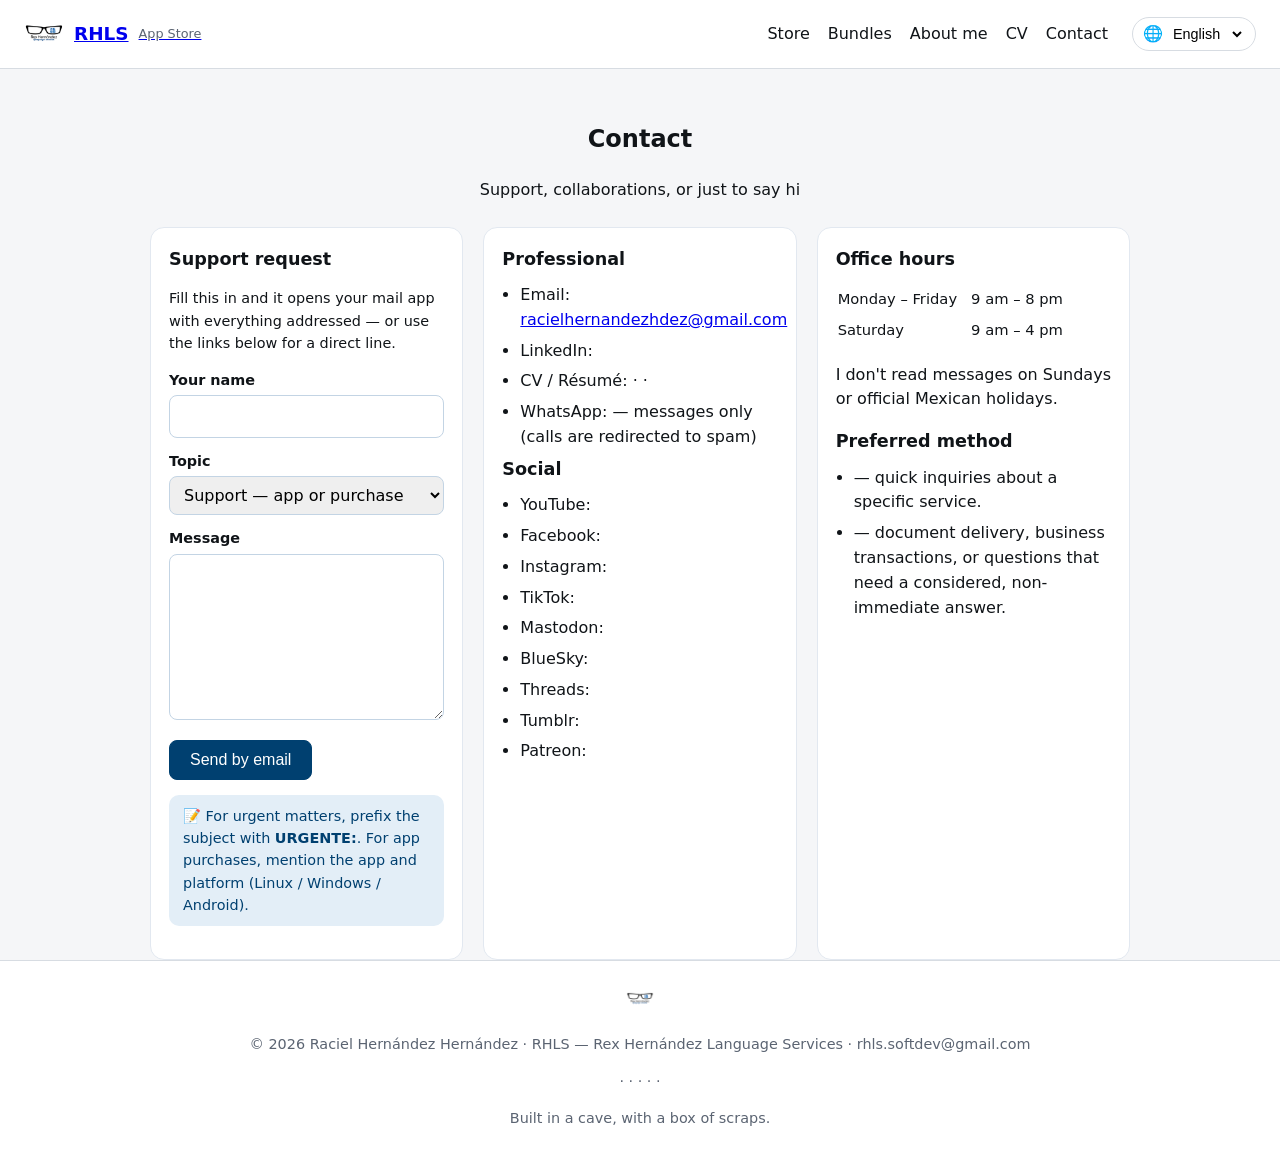
<file: contact.html>
<!doctype html>
<html lang="en">
	<head>
		<meta charset="UTF-8" />
		<meta name="viewport" content="width=device-width, initial-scale=1.0" />
		<title data-i18n="hub.auto.contact.2471">Contact — support request, LinkedIn, CV, email (RHLS App Store)</title>
		<meta name="description" content="Contact Rex Hernández (RHLS): send a support request, find me on LinkedIn, WhatsApp and every social network, or write to the professional email." />
		<link rel="icon" type="image/png" href="favicon.png" />
		<meta property="og:title" content="Contact — RHLS" />
		<meta property="og:url" content="https://rhls-softdev.github.io/contact.html" />
		<meta property="og:site_name" content="RHLS App Store" />
		<meta name="theme-color" content="#004070" />
		<link rel="canonical" href="https://rhls-softdev.github.io/contact.html" />
		<link rel="stylesheet" href="styles.css" />
		<style>
			.contact-grid { display: grid; grid-template-columns: repeat(auto-fit, minmax(280px, 1fr)); gap: 20px; max-width: 980px; margin: 0 auto; }
			.panel { border: 1px solid #e2e8f0; border-radius: 14px; padding: 18px; background: #fff; }
			.panel h2 { margin: 0 0 10px; font-size: 1.1rem; }
			.panel ul { margin: 0; padding-left: 18px; }
			.panel li { margin-bottom: 6px; }
			.form-row { margin-bottom: 12px; }
			.form-row label { display: block; font-weight: 600; font-size: .9rem; margin-bottom: 4px; }
			.form-row input, .form-row select, .form-row textarea { width: 100%; padding: 8px 10px; border: 1px solid #c3d4e4; border-radius: 8px; font: inherit; }
			.hours td { padding: 3px 12px 3px 0; font-size: .92rem; }
			.note { background: var(--blue-100, #e3eef7); border-radius: 10px; padding: 10px 14px; font-size: .9rem; color: var(--blue-800, #004070); }
		</style>
	</head>
	<body>
		<header class="topbar">
			<a class="brand-lockup" href="index.html" aria-label="RHLS App Store — home">
				<img src="rhls-logo-sm.png" alt="RHLS logo" class="brand-logo" />
				<span data-i18n="hub.auto.contact.c379" class="brand">RHLS</span>
				<span class="brand-sub" data-i18n="hub.brand.sub">App Store</span>
			</a>
			<nav>
				<a data-i18n="hub.auto.contact.fdb0" href="index.html#store">Store</a>
				<a data-i18n="hub.auto.contact.64dc" href="index.html#bundles">Bundles</a>
				<a data-i18n="hub.auto.contact.6c5a" href="about.html">About me</a>
				<a href="cv.html">CV</a>
				<a data-i18n="hub.auto.contact.bbaf" href="contact.html">Contact</a>
			</nav>
			<div class="lang-bar">
				<label for="lang-select">🌐</label>
				<select id="lang-select" aria-label="Language"><option>English</option></select>
			</div>
		</header>

		<section class="profile-hero" style="text-align:center; padding: 32px 16px 8px;">
			<h1 data-i18n="hub.auto.contact.bbaf">Contact</h1>
			<p data-i18n="hub.auto.contact.02f5" class="sub">Support, collaborations, or just to say hi</p>
		</section>

		<main class="contact-grid">
			<div class="panel">
				<h2 data-i18n="hub.auto.contact.7798">Support request</h2>
				<p data-i18n="hub.auto.contact.10f8" style="font-size:.9rem;">Fill this in and it opens your mail app with everything addressed —
					or use the links below for a direct line.</p>
				<form action="mailto:racielhernandezhdez@gmail.com" method="post" enctype="text/plain">
					<div class="form-row">
						<label data-i18n="hub.auto.contact.221e" for="name">Your name</label>
						<input id="name" name="name" type="text" required />
					</div>
					<div class="form-row">
						<label data-i18n="hub.auto.contact.2581" for="topic">Topic</label>
						<select id="topic" name="topic">
							<option data-i18n="hub.auto.contact.4a7d">Support — app or purchase</option>
							<option data-i18n="hub.auto.contact.f432">Translation / localization inquiry</option>
							<option data-i18n="hub.auto.contact.523e">Teaching / Japanese or English classes</option>
							<option data-i18n="hub.auto.contact.337e">Collaboration</option>
							<option data-i18n="hub.auto.contact.6311">Other</option>
						</select>
					</div>
					<div class="form-row">
						<label data-i18n="hub.auto.contact.4c2a" for="msg">Message</label>
						<textarea id="msg" name="message" rows="6" required></textarea>
					</div>
					<div class="form-row">
						<button data-i18n="hub.auto.contact.7a2b" class="btn btn-primary" type="submit">Send by email</button>
					</div>
				</form>
				<p class="note">📝 For urgent matters, prefix the subject with <strong data-i18n="hub.auto.contact.511a">URGENTE:</strong>.
					For app purchases, mention the app and platform (Linux / Windows / Android).</p>
			</div>

			<div class="panel">
				<h2 data-i18n="hub.auto.contact.9e8b">Professional</h2>
				<ul>
					<li>Email: <a data-i18n="hub.auto.contact.9c3e" href="mailto:racielhernandezhdez@gmail.com">racielhernandezhdez@gmail.com</a></li>
					<li data-i18n="hub.lz.contact.6334">LinkedIn: <a data-i18n="hub.auto.contact.7cdb" href="https://www.linkedin.com/in/rexhernandez">linkedin.com/in/rexhernandez</a></li>
					<li data-i18n="hub.lz.contact.0a06">CV / Résumé: <a data-i18n="hub.auto.contact.83a2" href="cv.html">cv.html</a> · <a data-i18n="hub.auto.contact.71cc" href="CV-Raciel-Hernandez-2026-EN.pdf" download>EN (2026)</a> · <a data-i18n="hub.auto.contact.e794" href="CV-Raciel-Hernandez-2025-ES.pdf" download>ES (2025)</a></li>
					<li data-i18n="hub.lz.contact.fa8c">WhatsApp: <a data-i18n="hub.auto.contact.8904" href="https://wa.me/529931697043">+52 993 169 7043</a> — messages only
						(calls are redirected to spam)</li>
				</ul>
				<h2 data-i18n="hub.lz.contact.f431">Social</h2>
				<ul>
					<li data-i18n="hub.lz.contact.205a">YouTube: <a data-i18n="hub.auto.contact.415c" href="https://www.youtube.com/@RexHdez">@RexHdez</a></li>
					<li data-i18n="hub.lz.contact.bc37">Facebook: <a data-i18n="hub.auto.contact.8fec" href="https://www.facebook.com/RexHernandezLanguageServices/">Rex Hernández Language Services</a></li>
					<li data-i18n="hub.lz.contact.12bf">Instagram: <a data-i18n="hub.auto.contact.a8b7" href="https://www.instagram.com/rexhernandezlanguageservices/">@rexhernandezlanguageservices</a></li>
					<li data-i18n="hub.lz.contact.348c">TikTok: <a data-i18n="hub.auto.contact.18b4" href="https://www.tiktok.com/@rexhernandez">@rexhernandez</a></li>
					<li data-i18n="hub.lz.contact.bc0e">Mastodon: <a data-i18n="hub.auto.contact.7464" href="https://mastodon.social/@RexHernandezLanguageServices">@RexHernandezLanguageServices</a></li>
					<li data-i18n="hub.lz.contact.150e">BlueSky: <a data-i18n="hub.auto.contact.b1dc" href="https://bsky.app/profile/rexhernandez.bsky.social">@rexhernandez.bsky.social</a></li>
					<li data-i18n="hub.lz.contact.3c87">Threads: <a data-i18n="hub.auto.contact.a8b7" href="https://www.threads.com/@rexhernandezlanguageservices">@rexhernandezlanguageservices</a></li>
					<li data-i18n="hub.lz.contact.d252">Tumblr: <a data-i18n="hub.auto.contact.bedd" href="https://www.tumblr.com/rexhernandezlanguageservices">rexhernandezlanguageservices</a></li>
					<li data-i18n="hub.lz.contact.6453">Patreon: <a data-i18n="hub.auto.contact.b731" href="https://www.patreon.com/RexHernandez">RexHernandez</a></li>
				</ul>
			</div>

			<div class="panel">
				<h2 data-i18n="hub.lz.contact.dfa4">Office hours</h2>
				<table class="hours">
					<tr><td data-i18n="hub.auto.contact.6791">Monday – Friday</td><td data-i18n="hub.auto.contact.8156">9 am – 8 pm</td></tr>
					<tr><td data-i18n="hub.auto.contact.8b70">Saturday</td><td data-i18n="hub.auto.contact.eb99">9 am – 4 pm</td></tr>
				</table>
				<p data-i18n="hub.lz.contact.e116">I don't read messages on Sundays or official Mexican holidays.</p>
				<h2 data-i18n="hub.lz.contact.7bdc">Preferred method</h2>
				<ul>
					<li data-i18n="hub.lz.contact.23e8"><strong data-i18n="hub.auto.contact.8b77">WhatsApp</strong> — quick inquiries about a specific service.</li>
					<li data-i18n="hub.lz.contact.0e5b"><strong data-i18n="hub.auto.contact.ce8a">Email</strong> — document delivery, business transactions, or questions that need
						a considered, non-immediate answer.</li>
				</ul>
			</div>
		</main>

		<footer>
			<img src="rhls-logo-sm.png" alt="RHLS" class="footer-logo" />
			<p data-i18n="hub.auto.contact.0ed9">© 2026 Raciel Hernández Hernández · RHLS — Rex Hernández Language Services · rhls.softdev@gmail.com</p>
			<p data-i18n="hub.lz.contact.dcf9"><a data-i18n="hub.auto.contact.c5f2" href="privacy.html">Privacy</a> · <a data-i18n="hub.auto.contact.6f1b" href="terms.html">Terms</a> · <a data-i18n="hub.auto.contact.548c" href="refund.html">Refund policy</a> · <a data-i18n="hub.auto.contact.6c5a" href="about.html">About me</a> · <a href="cv.html">CV</a> · <a data-i18n="hub.auto.contact.bbaf" href="contact.html">Contact</a></p>
			<p data-i18n="hub.lz.contact.6152">Built in a cave, with a box of scraps.</p>
		</footer>
	
		<script src="localize/i18n-site.js"></script>
		<script>
			window.addEventListener("load", function () {
				var sel = document.getElementById("lang-select");
				sel.innerHTML = "";
				Object.keys(window.i18n.locales).forEach(function (tag) {
					var opt = document.createElement("option");
					opt.value = tag;
					opt.textContent = window.i18n.locales[tag].name;
					sel.appendChild(opt);
				});
				sel.addEventListener("change", function () { window.i18n.switchTo(sel.value); });
				window.i18n.init({ onReady: function (locale) {
					document.title = window.i18n.t("hub.meta.title.contact") || document.title; } });
			});
		</script>
	</body>
</html>
</file>
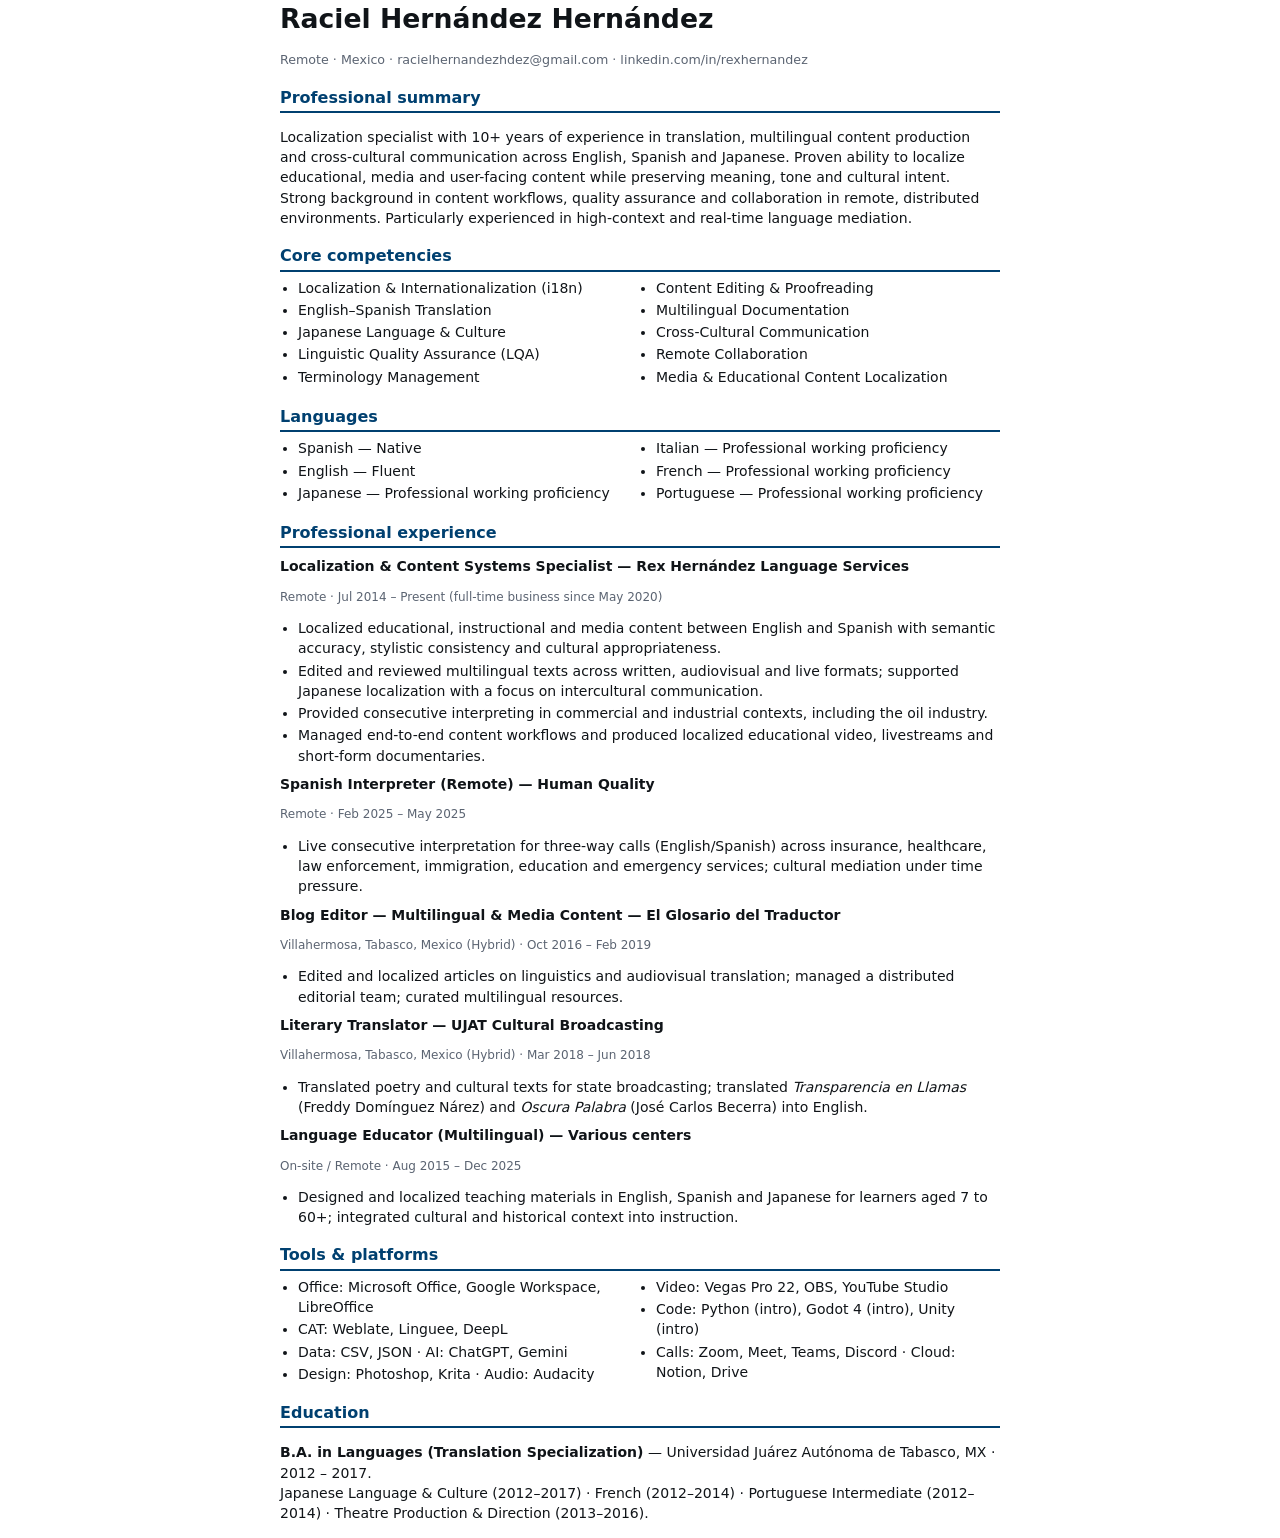
<file: cv-print.html>
<!doctype html>
<html lang="en">
<head>
<meta charset="UTF-8" />
<title>CV — Raciel Hernández Hernández</title>
<style>
  @page { size: A4; margin: 16mm; }
  body { font-family: "Segoe UI", system-ui, sans-serif; font-size: 10.5pt; color: #101418; line-height: 1.45; max-width: 720px; margin: 0 auto; }
  h1 { font-size: 20pt; margin: 0 0 2px; }
  h2 { font-size: 12pt; border-bottom: 2px solid #004070; color: #004070; padding-bottom: 2px; margin: 16px 0 6px; }
  .contact { color: #5b6472; font-size: 9.5pt; margin-bottom: 4px; }
  .role { margin: 8px 0; }
  .role h3 { margin: 0; font-size: 10.5pt; }
  .role .meta { color: #5b6472; font-size: 9pt; }
  ul { margin: 4px 0 4px 18px; padding: 0; }
  li { margin-bottom: 2px; }
  .cols { columns: 2; }
</style>
</head>
<body>
  <h1>Raciel Hernández Hernández</h1>
  <p class="contact">Remote · Mexico · racielhernandezhdez@gmail.com · linkedin.com/in/rexhernandez</p>

  <h2>Professional summary</h2>
  <p>Localization specialist with 10+ years of experience in translation, multilingual content production and
  cross-cultural communication across English, Spanish and Japanese. Proven ability to localize educational,
  media and user-facing content while preserving meaning, tone and cultural intent. Strong background in
  content workflows, quality assurance and collaboration in remote, distributed environments. Particularly
  experienced in high-context and real-time language mediation.</p>

  <h2>Core competencies</h2>
  <ul class="cols">
    <li>Localization &amp; Internationalization (i18n)</li>
    <li>English–Spanish Translation</li>
    <li>Japanese Language &amp; Culture</li>
    <li>Linguistic Quality Assurance (LQA)</li>
    <li>Terminology Management</li>
    <li>Content Editing &amp; Proofreading</li>
    <li>Multilingual Documentation</li>
    <li>Cross-Cultural Communication</li>
    <li>Remote Collaboration</li>
    <li>Media &amp; Educational Content Localization</li>
  </ul>

  <h2>Languages</h2>
  <ul class="cols">
    <li>Spanish — Native</li>
    <li>English — Fluent</li>
    <li>Japanese — Professional working proficiency</li>
    <li>Italian — Professional working proficiency</li>
    <li>French — Professional working proficiency</li>
    <li>Portuguese — Professional working proficiency</li>
  </ul>

  <h2>Professional experience</h2>
  <div class="role"><h3>Localization &amp; Content Systems Specialist — Rex Hernández Language Services</h3>
    <p class="meta">Remote · Jul 2014 – Present (full-time business since May 2020)</p>
    <ul>
      <li>Localized educational, instructional and media content between English and Spanish with semantic accuracy, stylistic consistency and cultural appropriateness.</li>
      <li>Edited and reviewed multilingual texts across written, audiovisual and live formats; supported Japanese localization with a focus on intercultural communication.</li>
      <li>Provided consecutive interpreting in commercial and industrial contexts, including the oil industry.</li>
      <li>Managed end-to-end content workflows and produced localized educational video, livestreams and short-form documentaries.</li>
    </ul>
  </div>
  <div class="role"><h3>Spanish Interpreter (Remote) — Human Quality</h3>
    <p class="meta">Remote · Feb 2025 – May 2025</p>
    <ul>
      <li>Live consecutive interpretation for three-way calls (English/Spanish) across insurance, healthcare, law enforcement, immigration, education and emergency services; cultural mediation under time pressure.</li>
    </ul>
  </div>
  <div class="role"><h3>Blog Editor — Multilingual &amp; Media Content — El Glosario del Traductor</h3>
    <p class="meta">Villahermosa, Tabasco, Mexico (Hybrid) · Oct 2016 – Feb 2019</p>
    <ul>
      <li>Edited and localized articles on linguistics and audiovisual translation; managed a distributed editorial team; curated multilingual resources.</li>
    </ul>
  </div>
  <div class="role"><h3>Literary Translator — UJAT Cultural Broadcasting</h3>
    <p class="meta">Villahermosa, Tabasco, Mexico (Hybrid) · Mar 2018 – Jun 2018</p>
    <ul>
      <li>Translated poetry and cultural texts for state broadcasting; translated <em>Transparencia en Llamas</em> (Freddy Domínguez Nárez) and <em>Oscura Palabra</em> (José Carlos Becerra) into English.</li>
    </ul>
  </div>
  <div class="role"><h3>Language Educator (Multilingual) — Various centers</h3>
    <p class="meta">On-site / Remote · Aug 2015 – Dec 2025</p>
    <ul>
      <li>Designed and localized teaching materials in English, Spanish and Japanese for learners aged 7 to 60+; integrated cultural and historical context into instruction.</li>
    </ul>
  </div>

  <h2>Tools &amp; platforms</h2>
  <ul class="cols">
    <li>Office: Microsoft Office, Google Workspace, LibreOffice</li>
    <li>CAT: Weblate, Linguee, DeepL</li>
    <li>Data: CSV, JSON · AI: ChatGPT, Gemini</li>
    <li>Design: Photoshop, Krita · Audio: Audacity</li>
    <li>Video: Vegas Pro 22, OBS, YouTube Studio</li>
    <li>Code: Python (intro), Godot 4 (intro), Unity (intro)</li>
    <li>Calls: Zoom, Meet, Teams, Discord · Cloud: Notion, Drive</li>
  </ul>

  <h2>Education</h2>
  <p><strong>B.A. in Languages (Translation Specialization)</strong> — Universidad Juárez Autónoma de Tabasco, MX · 2012 – 2017.<br/>
  Japanese Language &amp; Culture (2012–2017) · French (2012–2014) · Portuguese Intermediate (2012–2014) · Theatre Production &amp; Direction (2013–2016).</p>
</body>
</html>
</file>
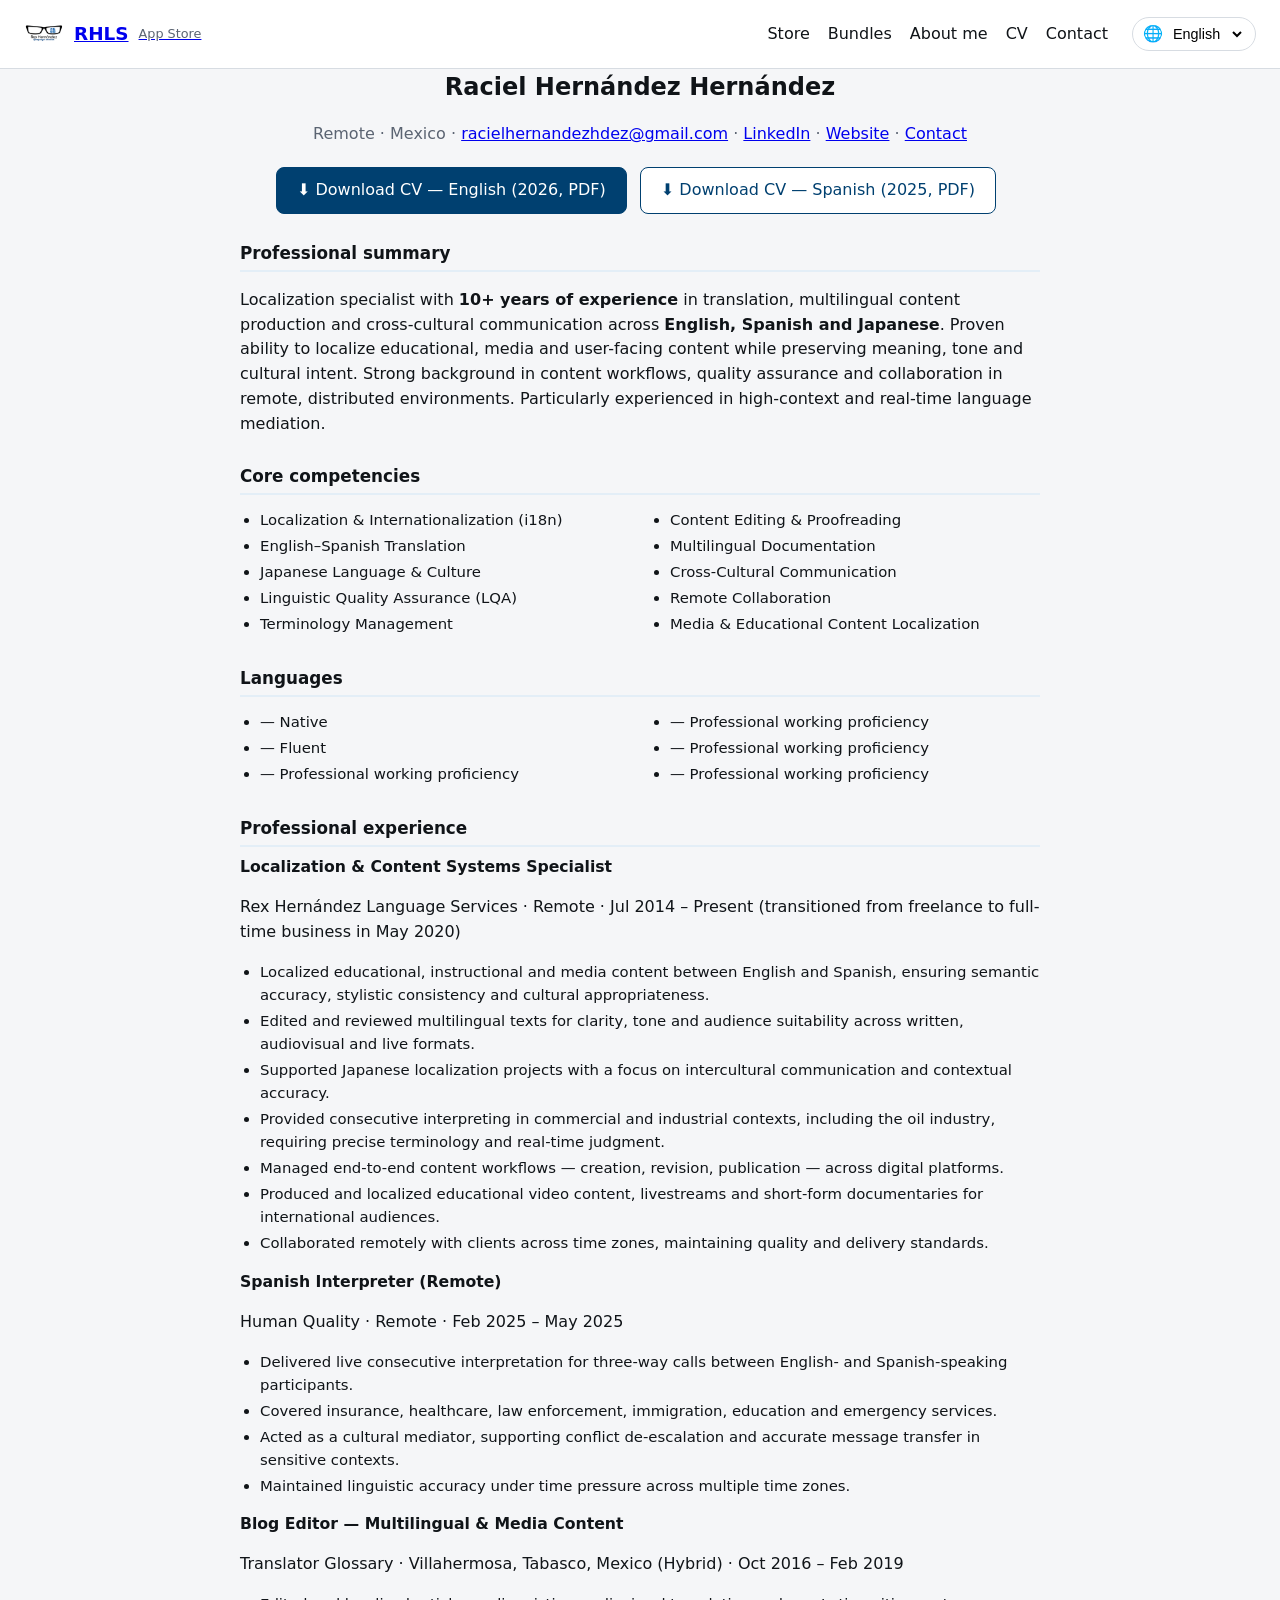
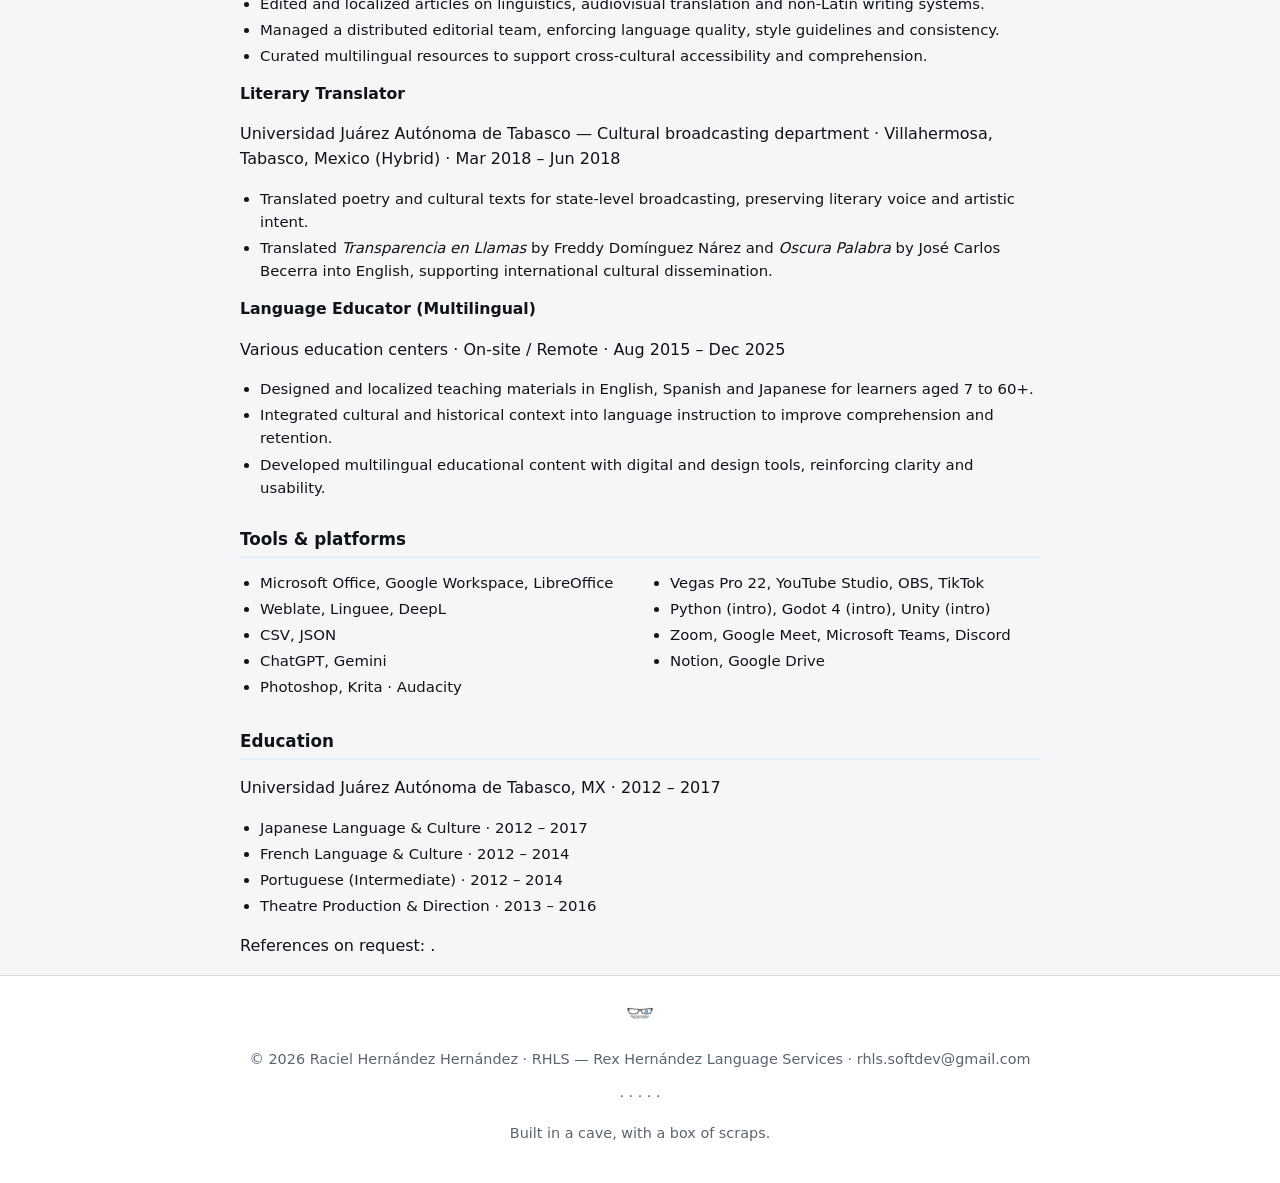
<file: cv.html>
<!doctype html>
<html lang="en">
	<head>
		<meta charset="UTF-8" />
		<meta name="viewport" content="width=device-width, initial-scale=1.0" />
		<title data-i18n="hub.auto.cv.fb59">CV / Résumé — Raciel Hernández (Rex) · localization specialist, translator, educator</title>
		<meta name="description" content="Full CV of Raciel Hernández Hernández: localization specialist with 10+ years in translation and multilingual content across English, Spanish and Japanese — plus interpreting, editorial review and language education." />
		<link rel="icon" type="image/png" href="favicon.png" />
		<meta property="og:title" content="CV / Résumé — Raciel Hernández (Rex)" />
		<meta property="og:url" content="https://rhls-softdev.github.io/cv.html" />
		<meta property="og:site_name" content="RHLS App Store" />
		<meta name="theme-color" content="#004070" />
		<link rel="canonical" href="https://rhls-softdev.github.io/cv.html" />
		<link rel="stylesheet" href="styles.css" />
		<style>
			.cv { max-width: 800px; margin: 0 auto; }
			.cv-head { text-align: center; margin-bottom: 8px; }
			.cv-head h1 { margin: 0 0 2px; }
			.cv-head .sub { color: var(--muted, #5b6472); }
			.cv h2 { border-bottom: 2px solid var(--blue-100, #e3eef7); padding-bottom: 4px; margin: 26px 0 8px; font-size: 1.05rem; }
			.cv .role { margin-bottom: 14px; }
			.cv .role h3 { margin: 0; font-size: .98rem; }
			.cv .role .meta { color: var(--muted, #5b6472); font-size: .85rem; }
			.cv ul { margin: 6px 0 0; padding-left: 20px; }
			.cv li { margin-bottom: 3px; font-size: .93rem; }
			.cv .cols { display: grid; grid-template-columns: repeat(auto-fit, minmax(240px, 1fr)); gap: 8px 20px; }
			.cv .btn { display: inline-block; margin: 4px 8px 0 0; }
		</style>
	</head>
	<body>
		<header class="topbar">
			<a class="brand-lockup" href="index.html" aria-label="RHLS App Store — home">
				<img src="rhls-logo-sm.png" alt="RHLS logo" class="brand-logo" />
				<span data-i18n="hub.auto.cv.c379" class="brand">RHLS</span>
				<span class="brand-sub" data-i18n="hub.brand.sub">App Store</span>
			</a>
			<nav>
				<a data-i18n="hub.auto.cv.fdb0" href="index.html#store">Store</a>
				<a data-i18n="hub.auto.cv.64dc" href="index.html#bundles">Bundles</a>
				<a data-i18n="hub.auto.cv.6c5a" href="about.html">About me</a>
				<a href="cv.html">CV</a>
				<a data-i18n="hub.auto.cv.bbaf" href="contact.html">Contact</a>
			</nav>
			<div class="lang-bar">
				<label for="lang-select">🌐</label>
				<select id="lang-select" aria-label="Language"><option>English</option></select>
			</div>
		</header>

		<section class="cv">
			<div class="cv-head">
				<h1 data-i18n="hub.auto.cv.feea">Raciel Hernández Hernández</h1>
				<p class="sub">Remote · Mexico · <a data-i18n="hub.auto.cv.9c3e" href="mailto:racielhernandezhdez@gmail.com">racielhernandezhdez@gmail.com</a> ·
					<a data-i18n="hub.auto.cv.e884" href="https://www.linkedin.com/in/rexhernandez">LinkedIn</a> ·
					<a data-i18n="hub.auto.cv.15bb" href="about.html">Website</a> · <a data-i18n="hub.auto.cv.bbaf" href="contact.html">Contact</a></p>
				<p><a data-i18n="hub.auto.cv.a718" class="btn btn-primary" href="CV-Raciel-Hernandez-2026-EN.pdf" download>⬇ Download CV — English (2026, PDF)</a>
					<a data-i18n="hub.auto.cv.c3b3" class="btn" href="CV-Raciel-Hernandez-2025-ES.pdf" download>⬇ Descargar CV — Español (2025, PDF)</a></p>
			</div>

			<h2 data-i18n="hub.auto.cv.abce">Professional summary</h2>
			<p data-i18n-html="hub.lz.cv.summary">Localization specialist with <strong>10+ years of experience</strong> in translation, multilingual content production and cross-cultural communication across <strong>English, Spanish and Japanese</strong>. Proven ability to localize educational, media and user-facing content while preserving meaning, tone and cultural intent. Strong background in content workflows, quality assurance and collaboration in remote, distributed environments. Particularly experienced in high-context and real-time language mediation.</p>

			<h2 data-i18n="hub.auto.cv.721d">Core competencies</h2>
			<div class="cols">
				<ul>
					<li data-i18n="hub.auto.cv.e4f0">Localization &amp; Internationalization (i18n)</li>
					<li data-i18n="hub.lz.cv.e66f">English–Spanish Translation</li>
					<li data-i18n="hub.lz.cv.280a">Japanese Language &amp; Culture</li>
					<li data-i18n="hub.lz.cv.808f">Linguistic Quality Assurance (LQA)</li>
					<li data-i18n="hub.lz.cv.ed98">Terminology Management</li>
				</ul>
				<ul>
					<li data-i18n="hub.lz.cv.5f85">Content Editing &amp; Proofreading</li>
					<li data-i18n="hub.lz.cv.af19">Multilingual Documentation</li>
					<li data-i18n="hub.lz.cv.455a">Cross-Cultural Communication</li>
					<li data-i18n="hub.lz.cv.62f6">Remote Collaboration</li>
					<li data-i18n="hub.lz.cv.6e9f">Media &amp; Educational Content Localization</li>
				</ul>
			</div>

			<h2 data-i18n="hub.lz.cv.3a08">Languages</h2>
			<div class="cols">
				<ul>
					<li data-i18n="hub.lz.cv.c15f"><strong data-i18n="hub.auto.cv.cb54">Spanish</strong> — Native</li>
					<li data-i18n="hub.lz.cv.e105"><strong data-i18n="hub.auto.cv.7846">English</strong> — Fluent</li>
					<li data-i18n="hub.lz.cv.29d5"><strong data-i18n="hub.auto.cv.f32c">Japanese</strong> — Professional working proficiency</li>
				</ul>
				<ul>
					<li data-i18n="hub.lz.cv.266b"><strong data-i18n="hub.auto.cv.4be8">Italian</strong> — Professional working proficiency</li>
					<li data-i18n="hub.lz.cv.30d7"><strong data-i18n="hub.auto.cv.ad22">French</strong> — Professional working proficiency</li>
					<li data-i18n="hub.lz.cv.1432"><strong data-i18n="hub.auto.cv.30e3">Portuguese</strong> — Professional working proficiency</li>
				</ul>
			</div>

			<h2 data-i18n="hub.lz.cv.416f">Professional experience</h2>

			<div class="role">
				<h3 data-i18n="hub.lz.cv.239f">Localization &amp; Content Systems Specialist</h3>
				<p data-i18n="hub.lz.cv.78b8">Rex Hernández Language Services · Remote · Jul 2014 – Present
					(transitioned from freelance to full-time business in May 2020)</p>
				<ul>
					<li data-i18n="hub.auto.cv.403b">Localized educational, instructional and media content between English and Spanish,
						ensuring semantic accuracy, stylistic consistency and cultural appropriateness.</li>
					<li data-i18n="hub.lz.cv.48a5">Edited and reviewed multilingual texts for clarity, tone and audience suitability across
						written, audiovisual and live formats.</li>
					<li data-i18n="hub.lz.cv.0537">Supported Japanese localization projects with a focus on intercultural communication and
						contextual accuracy.</li>
					<li data-i18n="hub.auto.cv.2803">Provided consecutive interpreting in commercial and industrial contexts, including the oil
						industry, requiring precise terminology and real-time judgment.</li>
					<li data-i18n="hub.lz.cv.2b0d">Managed end-to-end content workflows — creation, revision, publication — across digital
						platforms.</li>
					<li data-i18n="hub.lz.cv.1d28">Produced and localized educational video content, livestreams and short-form documentaries
						for international audiences.</li>
					<li data-i18n="hub.lz.cv.9166">Collaborated remotely with clients across time zones, maintaining quality and delivery
						standards.</li>
				</ul>
			</div>

			<div class="role">
				<h3 data-i18n="hub.lz.cv.bc95">Spanish Interpreter (Remote)</h3>
				<p data-i18n="hub.lz.cv.174a">Human Quality · Remote · Feb 2025 – May 2025</p>
				<ul>
					<li data-i18n="hub.lz.cv.7bbf">Delivered live consecutive interpretation for three-way calls between English- and
						Spanish-speaking participants.</li>
					<li data-i18n="hub.lz.cv.7ba7">Covered insurance, healthcare, law enforcement, immigration, education and emergency
						services.</li>
					<li data-i18n="hub.lz.cv.8627">Acted as a cultural mediator, supporting conflict de-escalation and accurate message
						transfer in sensitive contexts.</li>
					<li data-i18n="hub.lz.cv.69d1">Maintained linguistic accuracy under time pressure across multiple time zones.</li>
				</ul>
			</div>

			<div class="role">
				<h3 data-i18n="hub.lz.cv.5a02">Blog Editor — Multilingual &amp; Media Content</h3>
				<p data-i18n="hub.lz.cv.3bdb">El Glosario del Traductor · Villahermosa, Tabasco, Mexico (Hybrid) · Oct 2016 – Feb 2019</p>
				<ul>
					<li data-i18n="hub.lz.cv.b524">Edited and localized articles on linguistics, audiovisual translation and non-Latin
						writing systems.</li>
					<li data-i18n="hub.lz.cv.a4a4">Managed a distributed editorial team, enforcing language quality, style guidelines and
						consistency.</li>
					<li data-i18n="hub.lz.cv.e989">Curated multilingual resources to support cross-cultural accessibility and comprehension.</li>
				</ul>
			</div>

			<div class="role">
				<h3 data-i18n="hub.lz.cv.af4e">Literary Translator</h3>
				<p data-i18n="hub.lz.cv.8184">Universidad Juárez Autónoma de Tabasco — Cultural broadcasting department ·
					Villahermosa, Tabasco, Mexico (Hybrid) · Mar 2018 – Jun 2018</p>
				<ul>
					<li data-i18n="hub.lz.cv.e944">Translated poetry and cultural texts for state-level broadcasting, preserving literary
						voice and artistic intent.</li>
					<li>Translated <em data-i18n="hub.auto.cv.303c">Transparencia en Llamas</em> by Freddy Domínguez Nárez and
						<em data-i18n="hub.auto.cv.df24">Oscura Palabra</em> by José Carlos Becerra into English, supporting international
						cultural dissemination.</li>
				</ul>
			</div>

			<div class="role">
				<h3 data-i18n="hub.lz.cv.ccde">Language Educator (Multilingual)</h3>
				<p data-i18n="hub.lz.cv.0d04">Various education centers · On-site / Remote · Aug 2015 – Dec 2025</p>
				<ul>
					<li data-i18n="hub.lz.cv.463f">Designed and localized teaching materials in English, Spanish and Japanese for learners
						aged 7 to 60+.</li>
					<li data-i18n="hub.lz.cv.da62">Integrated cultural and historical context into language instruction to improve
						comprehension and retention.</li>
					<li data-i18n="hub.lz.cv.6b67">Developed multilingual educational content with digital and design tools, reinforcing
						clarity and usability.</li>
				</ul>
			</div>

			<h2 data-i18n="hub.lz.cv.76ab">Tools &amp; platforms</h2>
			<div class="cols">
				<ul>
					<li data-i18n="hub.lz.cv.9845"><strong data-i18n="hub.auto.cv.a5ec">Editing:</strong> Microsoft Office, Google Workspace, LibreOffice</li>
					<li data-i18n="hub.lz.cv.51cb"><strong data-i18n="hub.auto.cv.af49">CAT:</strong> Weblate, Linguee, DeepL</li>
					<li data-i18n="hub.lz.cv.833b"><strong data-i18n="hub.auto.cv.bc32">Data:</strong> CSV, JSON</li>
					<li data-i18n="hub.lz.cv.dd5a"><strong>AI:</strong> ChatGPT, Gemini</li>
					<li data-i18n="hub.lz.cv.8ca3"><strong data-i18n="hub.auto.cv.58d0">Design:</strong> Photoshop, Krita · <strong data-i18n="hub.auto.cv.4015">Audio:</strong> Audacity</li>
				</ul>
				<ul>
					<li data-i18n="hub.lz.cv.78fe"><strong data-i18n="hub.auto.cv.2b88">Video:</strong> Vegas Pro 22, YouTube Studio, OBS, TikTok</li>
					<li data-i18n="hub.lz.cv.2676"><strong data-i18n="hub.auto.cv.bcc7">Code:</strong> Python (intro), Godot 4 (intro), Unity (intro)</li>
					<li data-i18n="hub.lz.cv.cf67"><strong data-i18n="hub.auto.cv.4249">Calls:</strong> Zoom, Google Meet, Microsoft Teams, Discord</li>
					<li data-i18n="hub.lz.cv.004b"><strong data-i18n="hub.auto.cv.5711">Cloud:</strong> Notion, Google Drive</li>
				</ul>
			</div>

			<h2 data-i18n="hub.lz.cv.de7a">Education</h2>
			<p data-i18n="hub.lz.cv.c33a"><strong data-i18n="hub.auto.cv.f2da">B.A. in Languages (Translation Specialization)</strong> — Universidad Juárez Autónoma de
				Tabasco, MX · 2012 – 2017</p>
			<ul>
				<li data-i18n="hub.lz.cv.fe62">Japanese Language &amp; Culture · 2012 – 2017</li>
				<li data-i18n="hub.lz.cv.9c27">French Language &amp; Culture · 2012 – 2014</li>
				<li data-i18n="hub.lz.cv.017f">Portuguese (Intermediate) · 2012 – 2014</li>
				<li data-i18n="hub.lz.cv.d126">Theatre Production &amp; Direction · 2013 – 2016</li>
			</ul>

			<p data-i18n="hub.lz.cv.c6f2">References on request: <a data-i18n="hub.auto.cv.af5e" href="contact.html">contact page</a>.</p>
		</section>

		<footer>
			<img src="rhls-logo-sm.png" alt="RHLS" class="footer-logo" />
			<p data-i18n="hub.auto.cv.0ed9">© 2026 Raciel Hernández Hernández · RHLS — Rex Hernández Language Services · rhls.softdev@gmail.com</p>
			<p data-i18n="hub.lz.cv.dcf9"><a data-i18n="hub.auto.cv.c5f2" href="privacy.html">Privacy</a> · <a data-i18n="hub.auto.cv.6f1b" href="terms.html">Terms</a> · <a data-i18n="hub.auto.cv.548c" href="refund.html">Refund policy</a> · <a data-i18n="hub.auto.cv.6c5a" href="about.html">About me</a> · <a href="cv.html">CV</a> · <a data-i18n="hub.auto.cv.bbaf" href="contact.html">Contact</a></p>
			<p data-i18n="hub.lz.cv.6152">Built in a cave, with a box of scraps.</p>
		</footer>
	
		<script src="localize/i18n-site.js"></script>
		<script>
			window.addEventListener("load", function () {
				var sel = document.getElementById("lang-select");
				sel.innerHTML = "";
				Object.keys(window.i18n.locales).forEach(function (tag) {
					var opt = document.createElement("option");
					opt.value = tag;
					opt.textContent = window.i18n.locales[tag].name;
					sel.appendChild(opt);
				});
				sel.addEventListener("change", function () { window.i18n.switchTo(sel.value); });
				window.i18n.init({ onReady: function (locale) {
					document.title = window.i18n.t("hub.meta.title.cv") || document.title; } });
			});
		</script>
	</body>
</html>
</file>
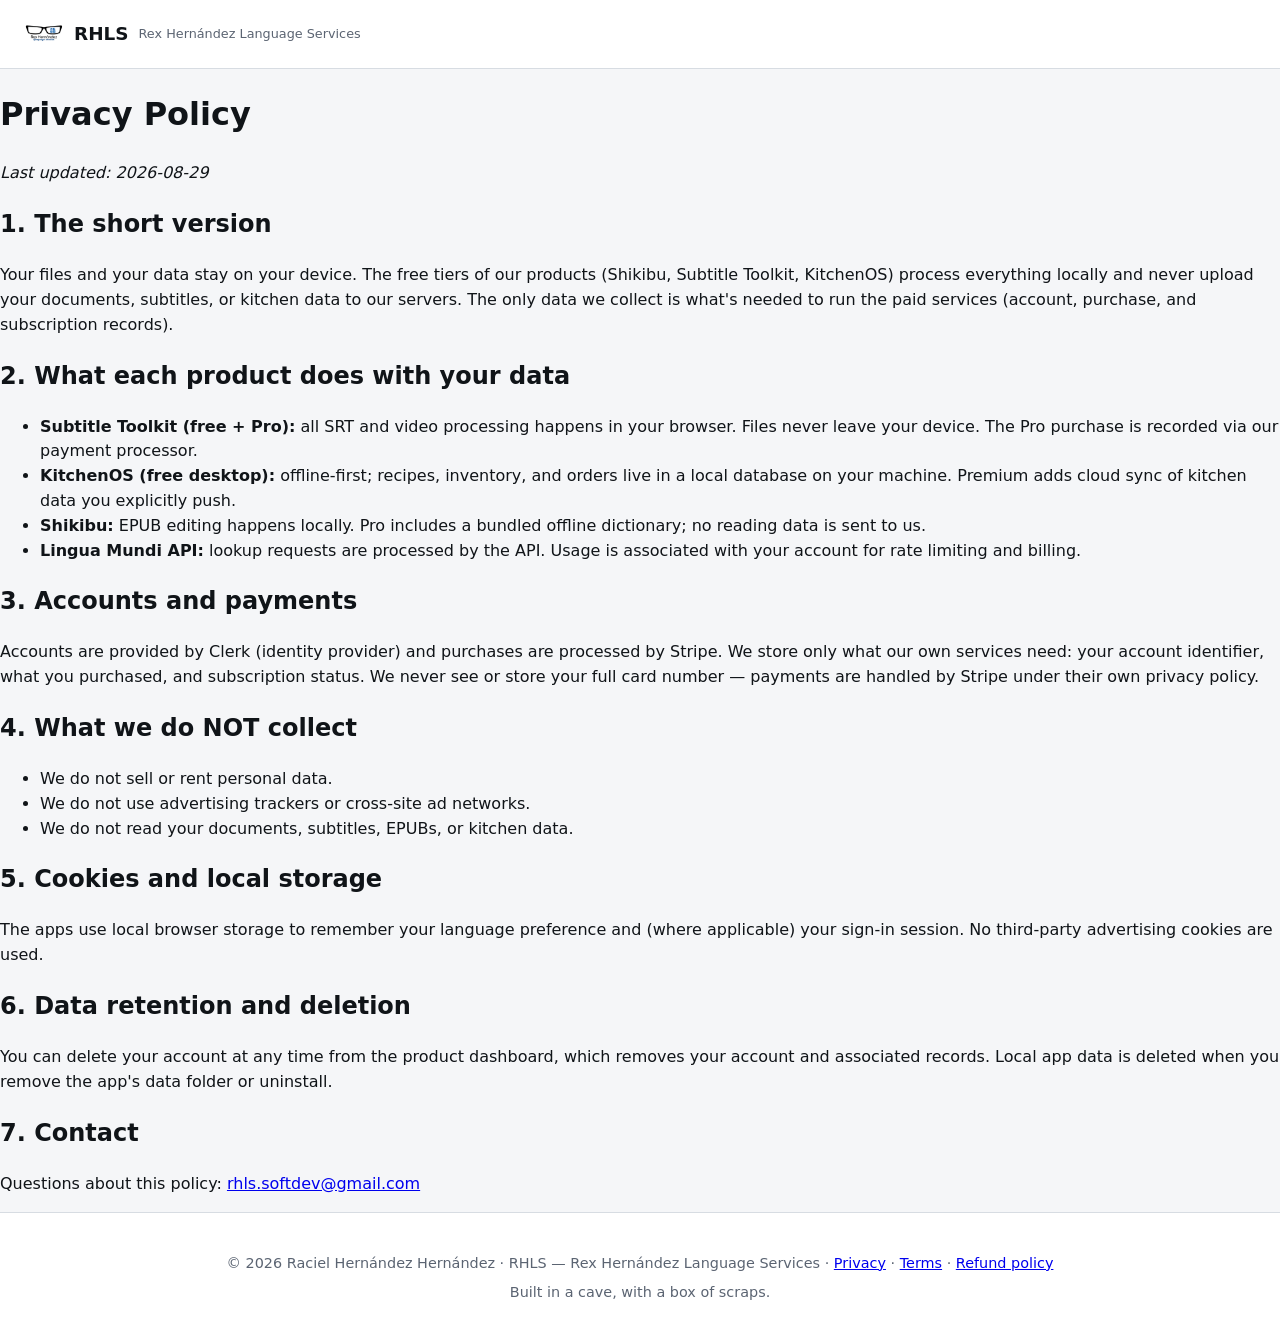
<file: privacy.html>
<!doctype html>
<html lang="en">
	<head>
		<meta charset="UTF-8" />
		<meta name="viewport" content="width=device-width, initial-scale=1.0" />
		<title>Privacy Policy — RHLS</title>
		<meta name="description" content="Privacy policy for RHLS (Rex Hernández Language Services) products: Shikibu, Lingua Mundi, Subtitle Toolkit, and KitchenOS." />
		<link rel="icon" type="image/png" href="favicon.png" />
		<link rel="canonical" href="https://rhls-softdev.github.io/privacy.html" />
		<link rel="stylesheet" href="styles.css" />
	</head>
	<body>
		<header class="topbar">
			<div class="brand-lockup">
				<img src="rhls-logo-sm.png" alt="RHLS logo" class="brand-logo" />
				<span class="brand">RHLS</span>
				<span class="brand-sub">Rex Hernández Language Services</span>
			</div>
		</header>
		<main class="legal">
			<h1>Privacy Policy</h1>
			<p><em>Last updated: 2026-08-29</em></p>

			<h2>1. The short version</h2>
			<p>
				Your files and your data stay on your device. The free tiers of our
				products (Shikibu, Subtitle Toolkit, KitchenOS) process everything
				locally and never upload your documents, subtitles, or kitchen data
				to our servers. The only data we collect is what's needed to run the
				paid services (account, purchase, and subscription records).
			</p>

			<h2>2. What each product does with your data</h2>
			<ul>
				<li><strong>Subtitle Toolkit (free + Pro):</strong> all SRT and video
					processing happens in your browser. Files never leave your device.
					The Pro purchase is recorded via our payment processor.</li>
				<li><strong>KitchenOS (free desktop):</strong> offline-first; recipes,
					inventory, and orders live in a local database on your machine.
					Premium adds cloud sync of kitchen data you explicitly push.</li>
				<li><strong>Shikibu:</strong> EPUB editing happens locally. Pro
					includes a bundled offline dictionary; no reading data is sent to
					us.</li>
				<li><strong>Lingua Mundi API:</strong> lookup requests are processed
					by the API. Usage is associated with your account for rate
					limiting and billing.</li>
			</ul>

			<h2>3. Accounts and payments</h2>
			<p>
				Accounts are provided by Clerk (identity provider) and purchases are
				processed by Stripe. We store only what our own services need:
				your account identifier, what you purchased, and subscription
				status. We never see or store your full card number — payments are
				handled by Stripe under their own privacy policy.
			</p>

			<h2>4. What we do NOT collect</h2>
			<ul>
				<li>We do not sell or rent personal data.</li>
				<li>We do not use advertising trackers or cross-site ad networks.</li>
				<li>We do not read your documents, subtitles, EPUBs, or kitchen data.</li>
			</ul>

			<h2>5. Cookies and local storage</h2>
			<p>
				The apps use local browser storage to remember your language
				preference and (where applicable) your sign-in session. No third-party
				advertising cookies are used.
			</p>

			<h2>6. Data retention and deletion</h2>
			<p>
				You can delete your account at any time from the product dashboard,
				which removes your account and associated records. Local app data is
				deleted when you remove the app's data folder or uninstall.
			</p>

			<h2>7. Contact</h2>
			<p>
				Questions about this policy: <a href="mailto:rhls.softdev@gmail.com">rhls.softdev@gmail.com</a>
			</p>
		</main>
		<footer>
			<p>© 2026 Raciel Hernández Hernández · RHLS — Rex Hernández Language Services · <a href="privacy.html">Privacy</a> · <a href="terms.html">Terms</a> · <a href="refund.html">Refund policy</a></p>
					<p class="tag">Built in a cave, with a box of scraps.</p>
		</footer>
	</body>
</html>
</file>
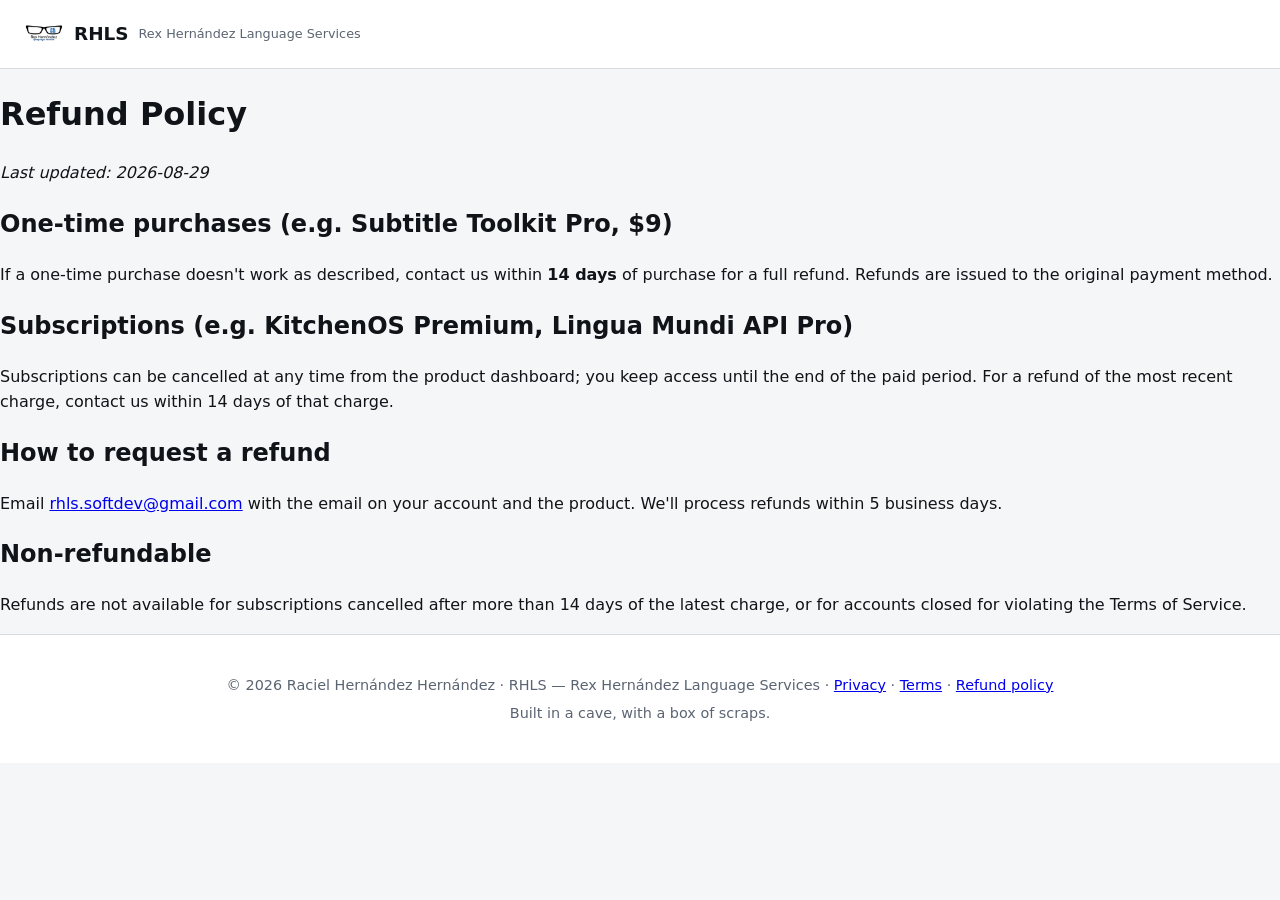
<file: refund.html>
<!doctype html>
<html lang="en">
	<head>
		<meta charset="UTF-8" />
		<meta name="viewport" content="width=device-width, initial-scale=1.0" />
		<title>Refund Policy — RHLS</title>
		<meta name="description" content="Refund policy for RHLS (Rex Hernández Language Services) purchases." />
		<link rel="icon" type="image/png" href="favicon.png" />
		<link rel="canonical" href="https://rhls-softdev.github.io/refund.html" />
		<link rel="stylesheet" href="styles.css" />
	</head>
	<body>
		<header class="topbar">
			<div class="brand-lockup">
				<img src="rhls-logo-sm.png" alt="RHLS logo" class="brand-logo" />
				<span class="brand">RHLS</span>
				<span class="brand-sub">Rex Hernández Language Services</span>
			</div>
		</header>
		<main class="legal">
			<h1>Refund Policy</h1>
			<p><em>Last updated: 2026-08-29</em></p>

			<h2>One-time purchases (e.g. Subtitle Toolkit Pro, $9)</h2>
			<p>
				If a one-time purchase doesn't work as described, contact us within
				<strong>14 days</strong> of purchase for a full refund. Refunds are
				issued to the original payment method.
			</p>

			<h2>Subscriptions (e.g. KitchenOS Premium, Lingua Mundi API Pro)</h2>
			<p>
				Subscriptions can be cancelled at any time from the product
				dashboard; you keep access until the end of the paid period. For a
				refund of the most recent charge, contact us within 14 days of that
				charge.
			</p>

			<h2>How to request a refund</h2>
			<p>
				Email <a href="mailto:rhls.softdev@gmail.com">rhls.softdev@gmail.com</a>
				with the email on your account and the product. We'll process
				refunds within 5 business days.
			</p>

			<h2>Non-refundable</h2>
			<p>
				Refunds are not available for subscriptions cancelled after more
				than 14 days of the latest charge, or for accounts closed for
				violating the Terms of Service.
			</p>
		</main>
		<footer>
			<p>© 2026 Raciel Hernández Hernández · RHLS — Rex Hernández Language Services · <a href="privacy.html">Privacy</a> · <a href="terms.html">Terms</a> · <a href="refund.html">Refund policy</a></p>
					<p class="tag">Built in a cave, with a box of scraps.</p>
		</footer>
	</body>
</html>
</file>
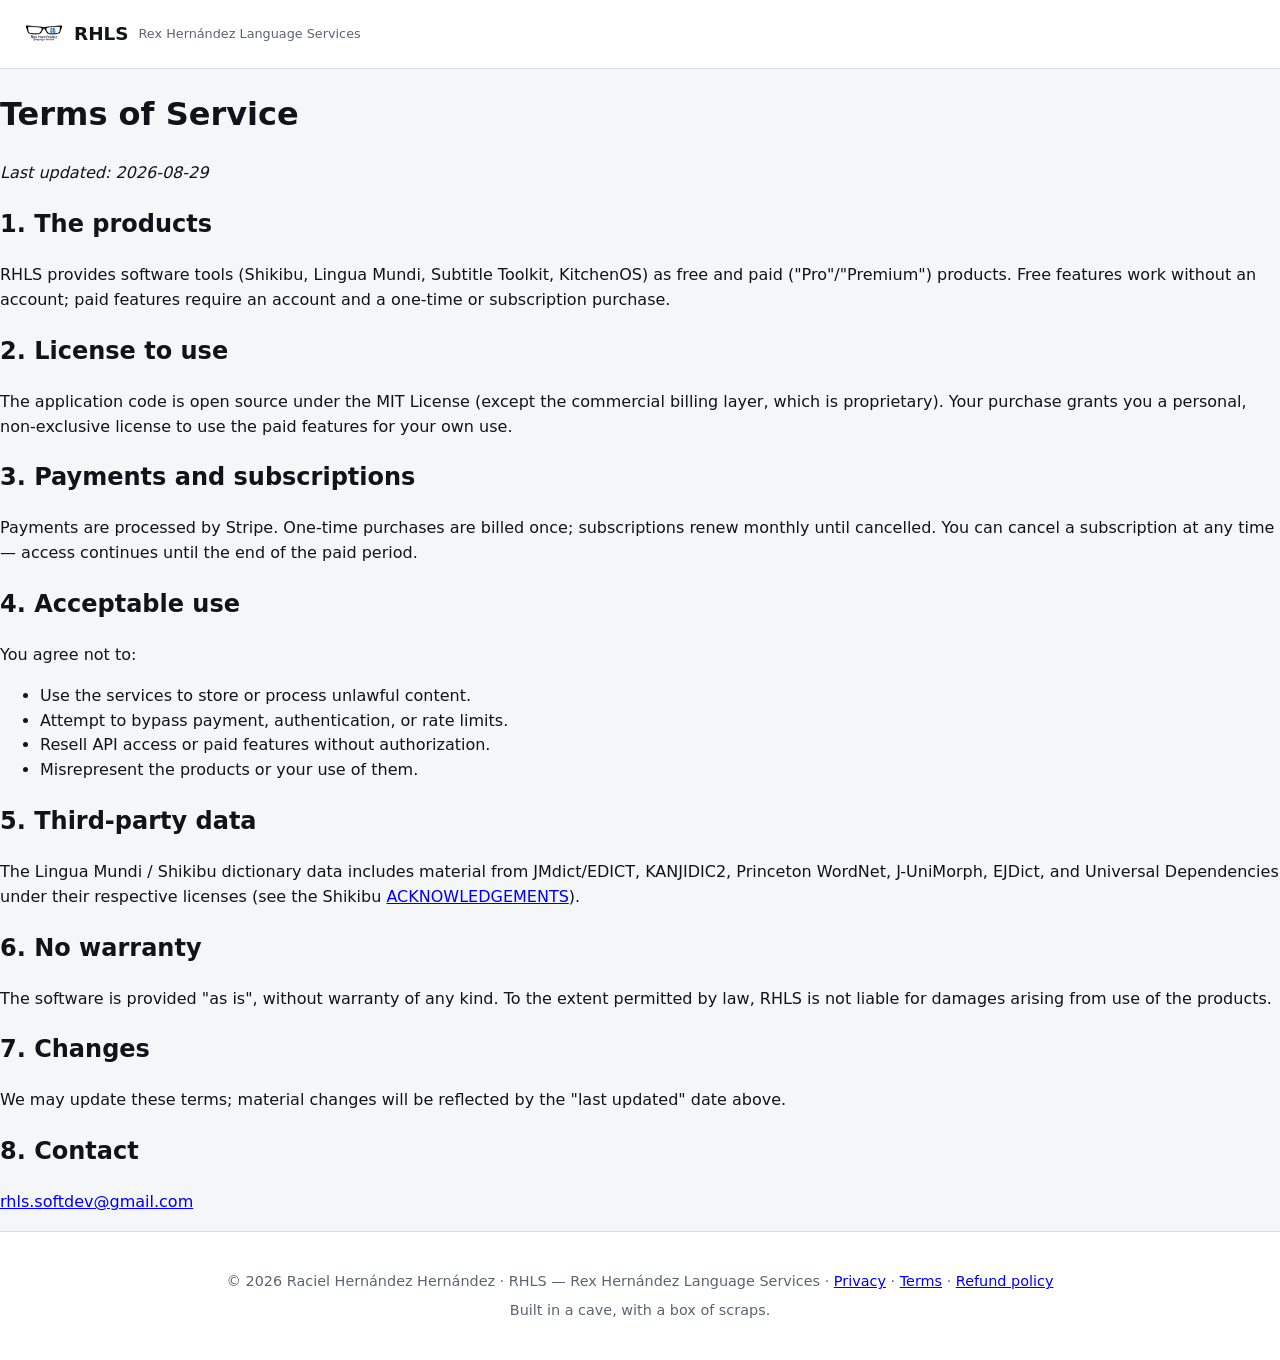
<file: terms.html>
<!doctype html>
<html lang="en">
	<head>
		<meta charset="UTF-8" />
		<meta name="viewport" content="width=device-width, initial-scale=1.0" />
		<title>Terms of Service — RHLS</title>
		<meta name="description" content="Terms of service for RHLS (Rex Hernández Language Services) products." />
		<link rel="icon" type="image/png" href="favicon.png" />
		<link rel="canonical" href="https://rhls-softdev.github.io/terms.html" />
		<link rel="stylesheet" href="styles.css" />
	</head>
	<body>
		<header class="topbar">
			<div class="brand-lockup">
				<img src="rhls-logo-sm.png" alt="RHLS logo" class="brand-logo" />
				<span class="brand">RHLS</span>
				<span class="brand-sub">Rex Hernández Language Services</span>
			</div>
		</header>
		<main class="legal">
			<h1>Terms of Service</h1>
			<p><em>Last updated: 2026-08-29</em></p>

			<h2>1. The products</h2>
			<p>
				RHLS provides software tools (Shikibu, Lingua Mundi, Subtitle
				Toolkit, KitchenOS) as free and paid ("Pro"/"Premium") products.
				Free features work without an account; paid features require
				an account and a one-time or subscription purchase.
			</p>

			<h2>2. License to use</h2>
			<p>
				The application code is open source under the MIT License (except
				the commercial billing layer, which is proprietary). Your purchase
				grants you a personal, non-exclusive license to use the paid
				features for your own use.
			</p>

			<h2>3. Payments and subscriptions</h2>
			<p>
				Payments are processed by Stripe. One-time purchases are billed
				once; subscriptions renew monthly until cancelled. You can cancel
				a subscription at any time — access continues until the end of the
				paid period.
			</p>

			<h2>4. Acceptable use</h2>
			<p>You agree not to:</p>
			<ul>
				<li>Use the services to store or process unlawful content.</li>
				<li>Attempt to bypass payment, authentication, or rate limits.</li>
				<li>Resell API access or paid features without authorization.</li>
				<li>Misrepresent the products or your use of them.</li>
			</ul>

			<h2>5. Third-party data</h2>
			<p>
				The Lingua Mundi / Shikibu dictionary data includes material from
				JMdict/EDICT, KANJIDIC2, Princeton WordNet, J-UniMorph, EJDict, and
				Universal Dependencies under their respective licenses (see the
				Shikibu <a href="https://github.com/RHLS-softdev/shikibu/blob/main/ACKNOWLEDGEMENTS.md">ACKNOWLEDGEMENTS</a>).
			</p>

			<h2>6. No warranty</h2>
			<p>
				The software is provided "as is", without warranty of any kind.
				To the extent permitted by law, RHLS is not liable for damages
				arising from use of the products.
			</p>

			<h2>7. Changes</h2>
			<p>
				We may update these terms; material changes will be reflected by
				the "last updated" date above.
			</p>

			<h2>8. Contact</h2>
			<p><a href="mailto:rhls.softdev@gmail.com">rhls.softdev@gmail.com</a></p>
		</main>
		<footer>
			<p>© 2026 Raciel Hernández Hernández · RHLS — Rex Hernández Language Services · <a href="privacy.html">Privacy</a> · <a href="terms.html">Terms</a> · <a href="refund.html">Refund policy</a></p>
					<p class="tag">Built in a cave, with a box of scraps.</p>
		</footer>
	</body>
</html>
</file>
<file: styles.css>
/* RHLS studio hub — solid colors, no gradients.
   Palette sourced from the RHLS logo (deep blue #004070 family on black/white). */
:root {
	color-scheme: light;
	--blue-900: #003060;
	--blue-800: #004070;
	--blue-600: #0060a0;
	--blue-100: #e3eef7;
	--ink: #101418;
	--paper: #f5f6f8;
	--white: #ffffff;
	--muted: #5b6472;
	--border: #d7dce2;
}
* {
	box-sizing: border-box;
}
body {
	margin: 0;
	font-family: system-ui, -apple-system, "Segoe UI", Roboto, sans-serif;
	background: var(--paper);
	color: var(--ink);
	line-height: 1.55;
}
img {
	max-width: 100%;
}
.topbar {
	display: flex;
	align-items: center;
	gap: 24px;
	padding: 14px 24px;
	background: var(--white);
	border-bottom: 1px solid var(--border);
}
.brand-lockup {
	display: flex;
	align-items: center;
	gap: 10px;
}
.brand-logo {
	width: 40px;
	height: 40px;
}
.brand {
	font-weight: 700;
	font-size: 1.15rem;
}
.brand-sub {
	color: var(--muted);
	font-size: 0.8rem;
}
.topbar nav {
	display: flex;
	gap: 18px;
	margin-left: auto;
}
.topbar nav a {
	color: var(--ink);
	text-decoration: none;
	font-weight: 500;
}
.topbar nav a:hover {
	color: var(--blue-600);
}
.lang-bar {
	display: flex;
	align-items: center;
	gap: 6px;
	background: var(--white);
	border: 1px solid var(--border);
	border-radius: 999px;
	padding: 4px 10px;
}
.lang-bar select {
	border: none;
	background: transparent;
	font-size: 0.9rem;
	outline: none;
	cursor: pointer;
}
.hero {
	text-align: center;
	padding: 72px 24px 48px;
	max-width: 760px;
	margin: 0 auto;
}
.hero h1 {
	font-size: 2.3rem;
	margin: 0 0 16px;
	line-height: 1.2;
	color: var(--blue-900);
}
.hero p {
	color: var(--muted);
	font-size: 1.1rem;
}
.hero-actions {
	margin-top: 24px;
	display: flex;
	gap: 12px;
	justify-content: center;
	flex-wrap: wrap;
}
.btn {
	display: inline-block;
	padding: 10px 20px;
	border-radius: 8px;
	border: 1px solid var(--blue-800);
	background: var(--white);
	color: var(--blue-800);
	text-decoration: none;
	font-size: 1rem;
	font-weight: 500;
	cursor: pointer;
}
.btn:hover {
	background: var(--blue-100);
}
.btn-primary {
	background: var(--blue-800);
	border-color: var(--blue-800);
	color: var(--white);
}
.btn-primary:hover {
	background: var(--blue-600);
}
.products {
	display: grid;
	grid-template-columns: repeat(auto-fit, minmax(280px, 1fr));
	gap: 24px;
	max-width: 980px;
	margin: 0 auto;
	padding: 24px;
}
.card {
	background: var(--white);
	border: 1px solid var(--border);
	border-top: 4px solid var(--blue-800);
	border-radius: 10px;
	padding: 24px;
}
.card h2 {
	margin-top: 0;
	color: var(--blue-900);
}
.tag {
	color: var(--muted);
	font-size: 0.9rem;
	margin-top: -8px;
}
.card-actions {
	margin-top: 16px;
	display: flex;
	gap: 10px;
	flex-wrap: wrap;
}
.strip {
	max-width: 980px;
	margin: 0 auto;
	padding: 32px 24px;
}
.strip h2 {
	color: var(--blue-900);
}
.links {
	padding-left: 20px;
}
.links li {
	margin-bottom: 8px;
}
.links a {
	color: var(--blue-600);
}
.contact {
	text-align: center;
	padding: 48px 24px;
}
.contact a {
	color: var(--blue-600);
}
footer {
	text-align: center;
	padding: 24px;
	color: var(--muted);
	font-size: 0.9rem;
	border-top: 1px solid var(--border);
	background: var(--white);
}
.footer-logo {
	width: 28px;
	height: 28px;
	opacity: 0.85;
}

/* Sale-polish additions (2026-08-30) — shared sections */
.download { text-align: center; padding: 48px 24px; max-width: 720px; margin: 0 auto; }
.download p { color: #5b6472; }
.muted-note { color: #5b6472; font-size: 0.9rem; margin-top: 12px; }
.legal-links { margin-top: 10px; font-size: 0.9rem; }
.legal-links a { color: #0060a0; text-decoration: none; }
.legal-links a:hover { text-decoration: underline; }

.tag-note { color: #8fa1b8; font-size: 0.8rem; }
</file>
